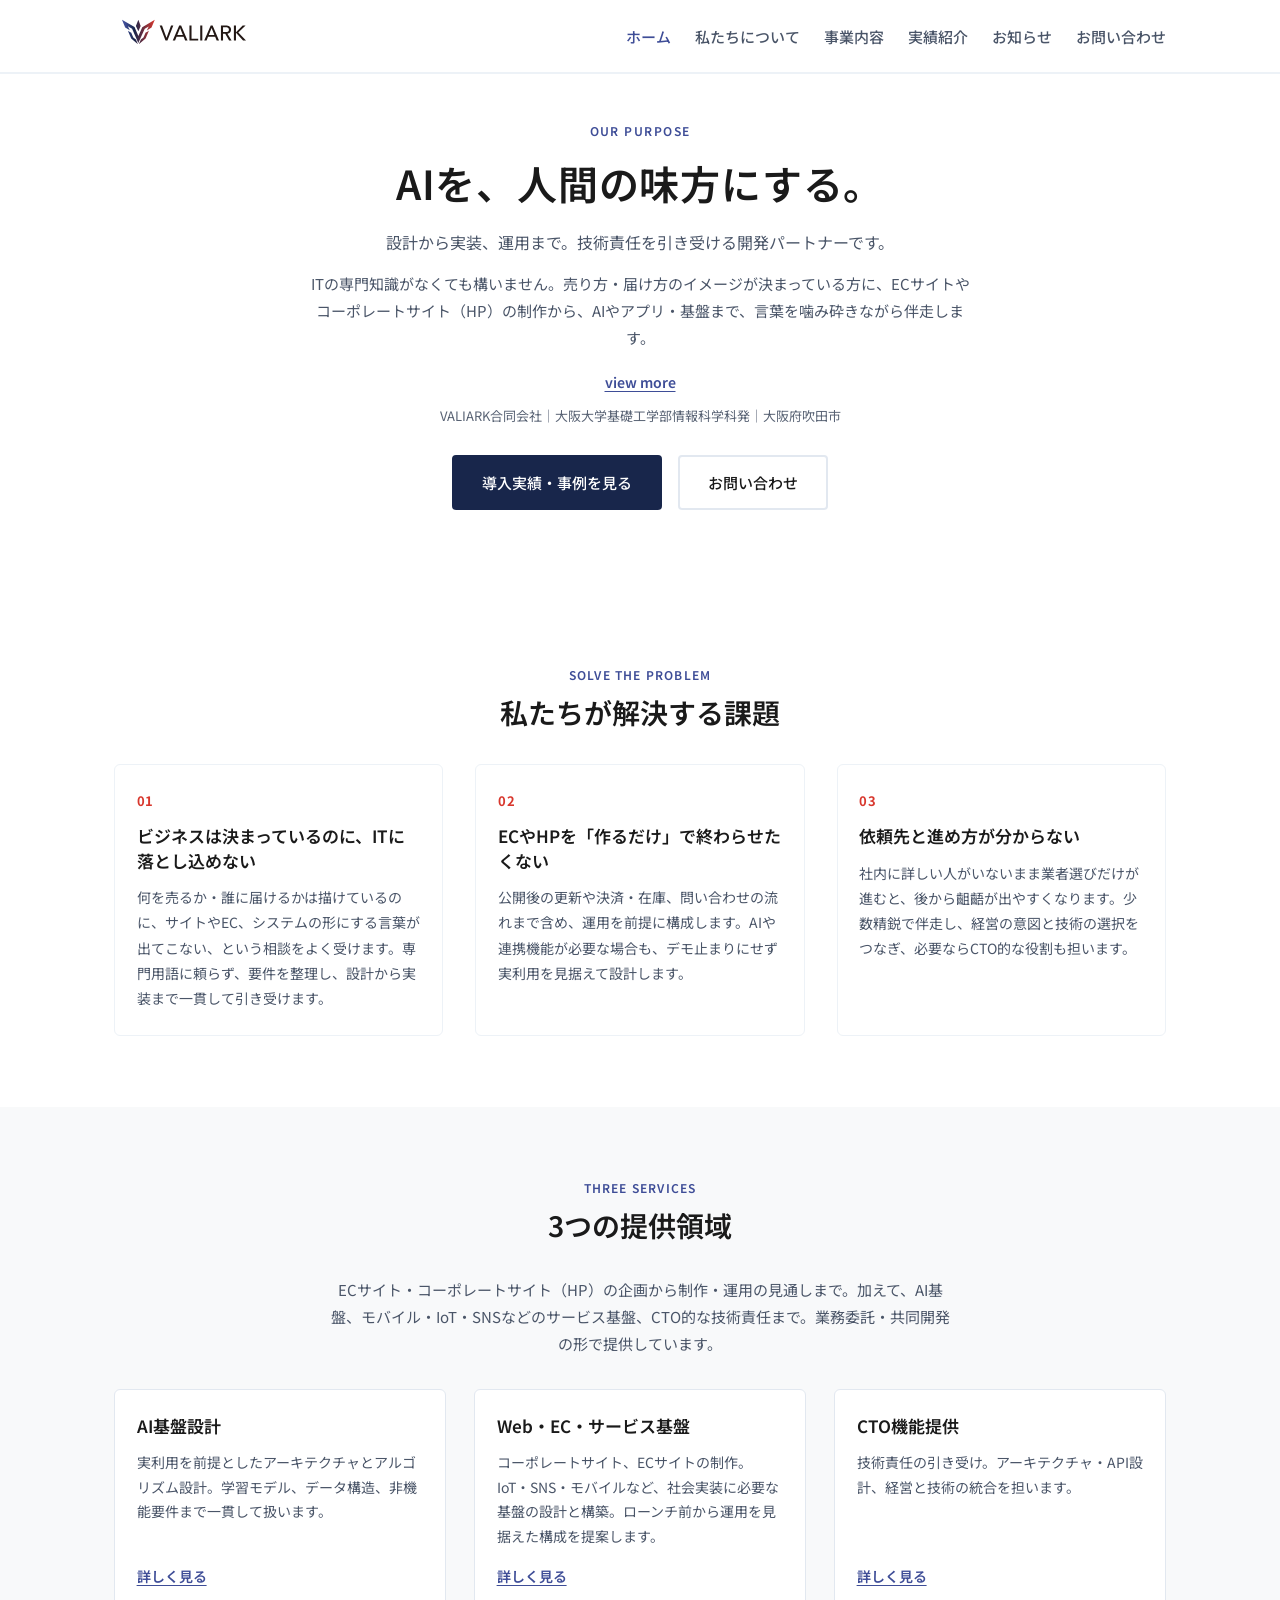
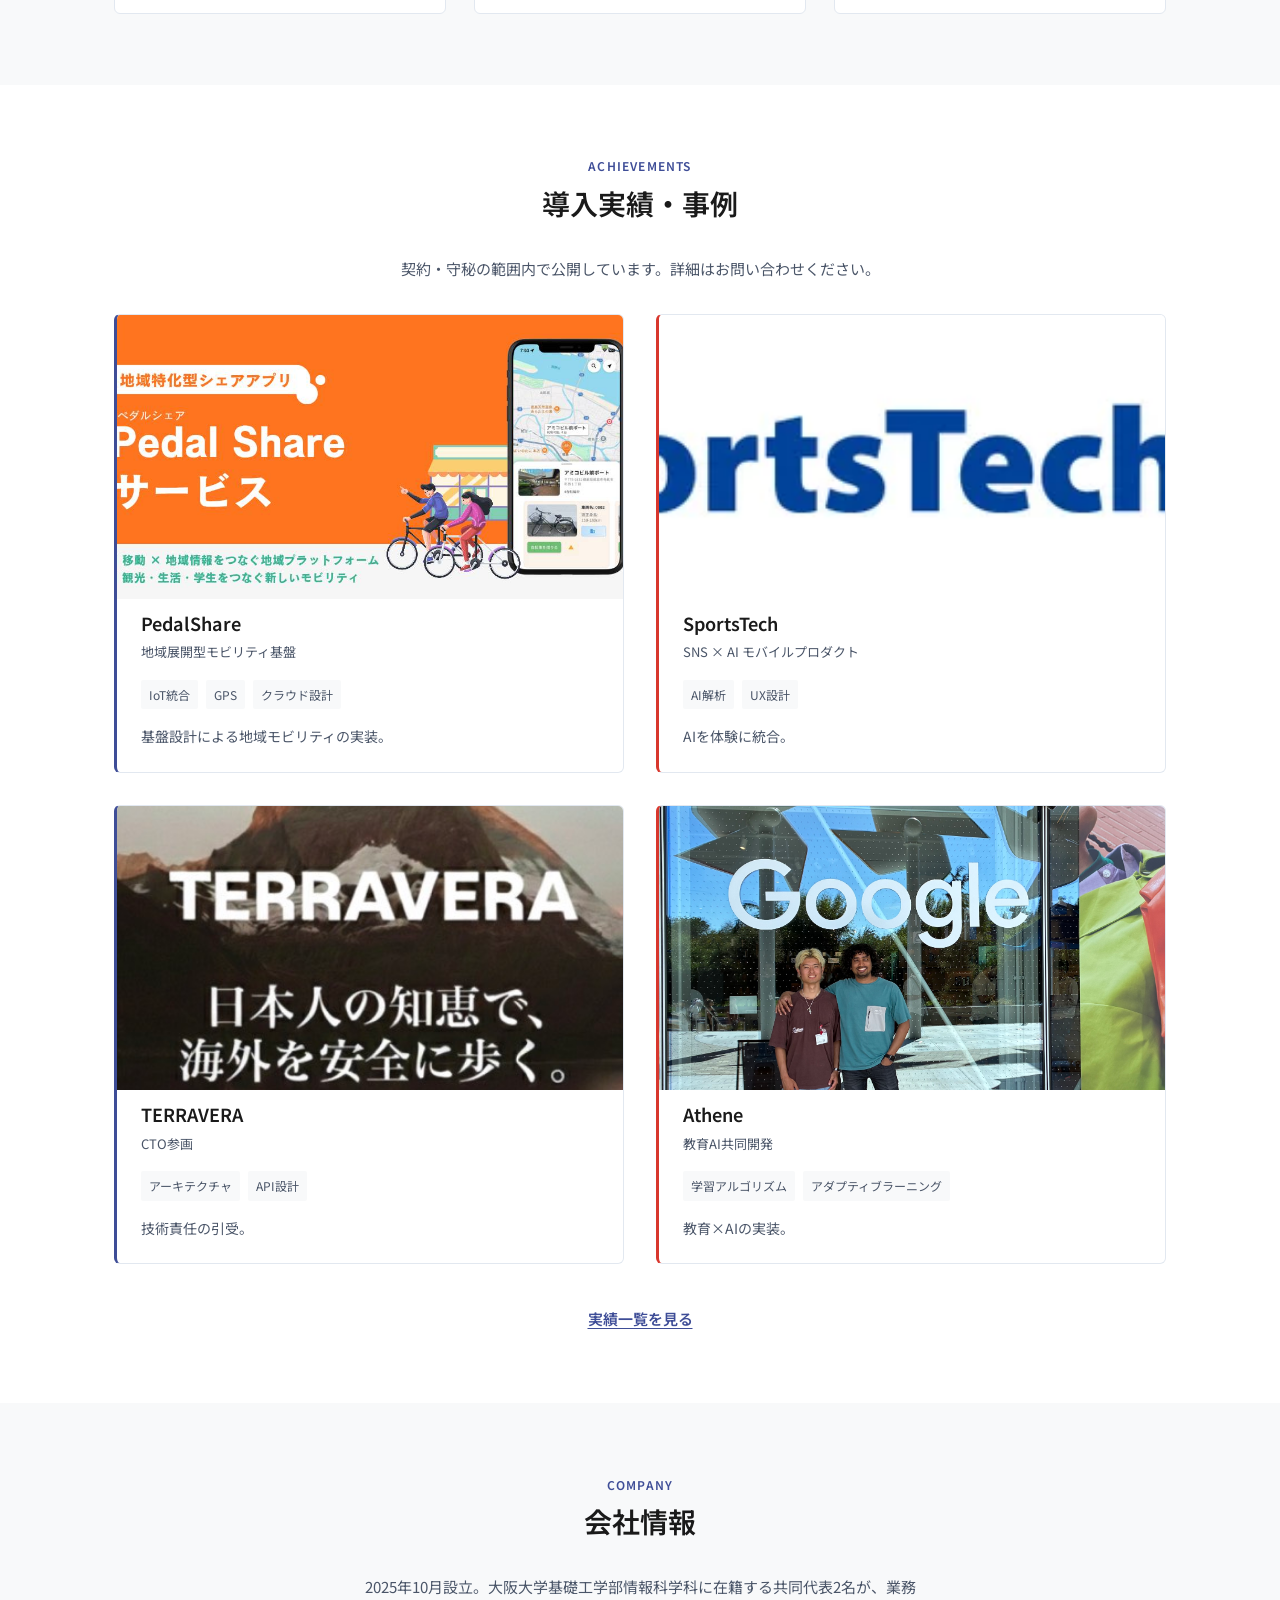
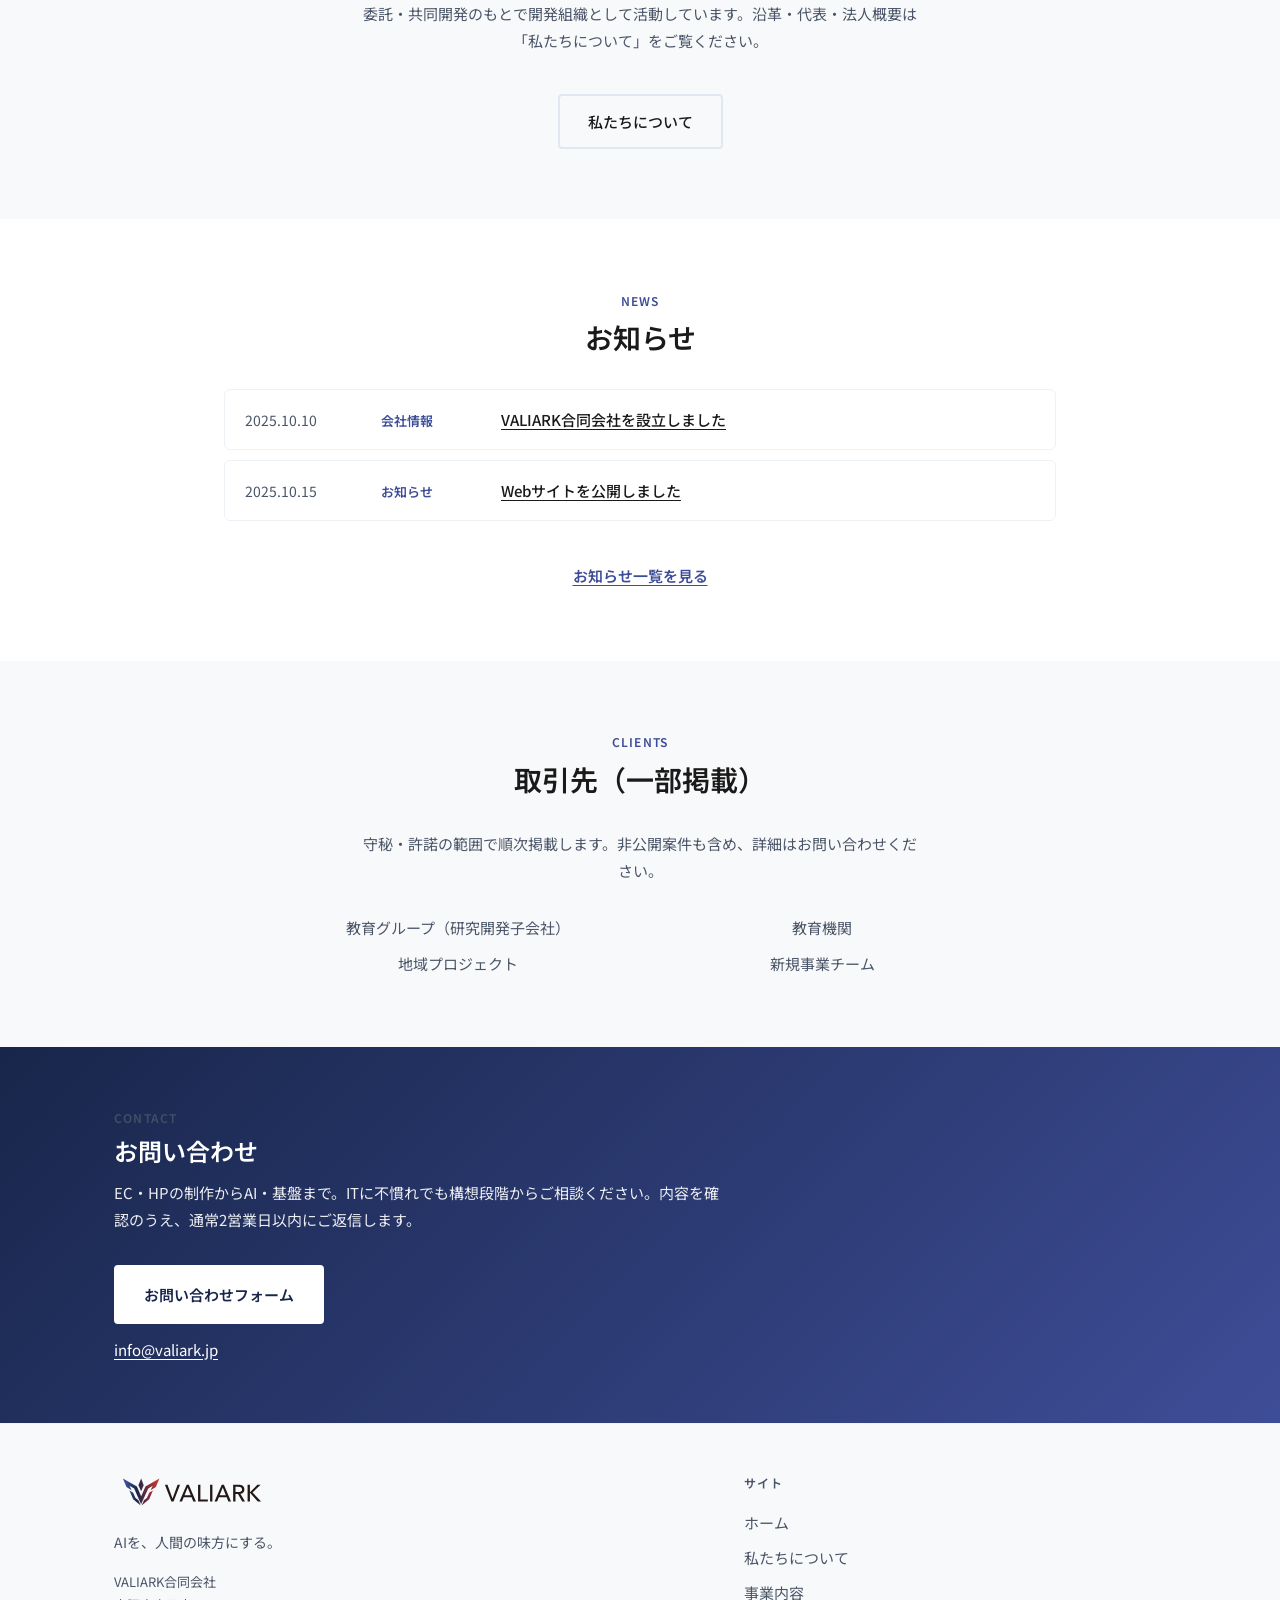
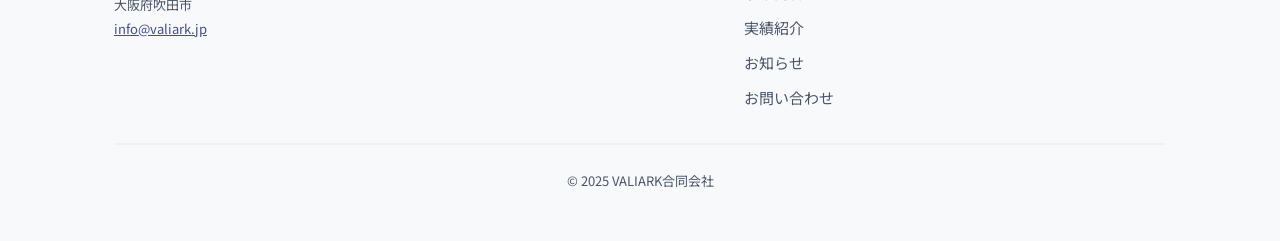
<file: index.html>
<!DOCTYPE html>
<html lang="ja">
  <head>
    <meta charset="UTF-8" />
    <meta name="viewport" content="width=device-width, initial-scale=1.0" />
    <title>VALIARK - AIを、人間の味方にする。</title>
    <meta name="description" content="VALIARK合同会社。ECサイト・コーポレートサイト制作からAI・基盤開発まで。ITに不慣れでも、ビジネスモデルが決まっている段階から伴走します。" />
    <link rel="stylesheet" href="css/style.css" />
    <link rel="preconnect" href="https://fonts.googleapis.com" />
    <link rel="preconnect" href="https://fonts.gstatic.com" crossorigin />
    <link
      href="https://fonts.googleapis.com/css2?family=Noto+Sans+JP:wght@300;400;500;600;700&display=swap"
      rel="stylesheet"
    />
  </head>
  <body class="home">
    <div id="header-container"></div>

    <!-- Purpose（ヒーロー） -->
    <section class="hero hero-light hero-corporate">
      <div class="container container--wide">
        <p class="hero-en">Our Purpose</p>
        <h1 class="hero-title">AIを、人間の味方にする。</h1>
        <p class="hero-subtitle">
          設計から実装、運用まで。<br class="sp-only" />技術責任を引き受ける開発パートナーです。
        </p>
        <p class="hero-sub-lead">
          ITの専門知識がなくても構いません。売り方・届け方のイメージが決まっている方に、ECサイトやコーポレートサイト（HP）の制作から、AIやアプリ・基盤まで、言葉を噛み砕きながら伴走します。
        </p>
        <p class="hero-more">
          <a href="about.html" class="text-more">view more</a>
        </p>
        <p class="hero-trust">
          VALIARK合同会社｜大阪大学基礎工学部情報科学科発｜大阪府吹田市
        </p>
        <div class="hero-cta">
          <a href="works.html" class="btn btn-primary">導入実績・事例を見る</a>
          <a href="contact.html" class="btn btn-outline">お問い合わせ</a>
        </div>
      </div>
    </section>

    <!-- 私たちが解決する課題 -->
    <section class="section section-corporate">
      <div class="container container--wide">
        <header class="block-head">
          <p class="block-head-en">Solve the problem</p>
          <h2 class="block-head-title">私たちが解決する課題</h2>
        </header>
        <div class="solve-grid">
          <article class="solve-card">
            <span class="solve-num" aria-hidden="true">01</span>
            <h3 class="solve-title">ビジネスは決まっているのに、ITに落とし込めない</h3>
            <p class="solve-desc">
              何を売るか・誰に届けるかは描けているのに、サイトやEC、システムの形にする言葉が出てこない、という相談をよく受けます。専門用語に頼らず、要件を整理し、設計から実装まで一貫して引き受けます。
            </p>
          </article>
          <article class="solve-card">
            <span class="solve-num" aria-hidden="true">02</span>
            <h3 class="solve-title">ECやHPを「作るだけ」で終わらせたくない</h3>
            <p class="solve-desc">
              公開後の更新や決済・在庫、問い合わせの流れまで含め、運用を前提に構成します。AIや連携機能が必要な場合も、デモ止まりにせず実利用を見据えて設計します。
            </p>
          </article>
          <article class="solve-card">
            <span class="solve-num" aria-hidden="true">03</span>
            <h3 class="solve-title">依頼先と進め方が分からない</h3>
            <p class="solve-desc">
              社内に詳しい人がいないまま業者選びだけが進むと、後から齟齬が出やすくなります。少数精鋭で伴走し、経営の意図と技術の選択をつなぎ、必要ならCTO的な役割も担います。
            </p>
          </article>
        </div>
      </div>
    </section>

    <!-- 3つの提供領域 -->
    <section class="section section-corporate bg-subtle">
      <div class="container container--wide">
        <header class="block-head">
          <p class="block-head-en">Three Services</p>
          <h2 class="block-head-title">3つの提供領域</h2>
        </header>
        <p class="block-intro">
          ECサイト・コーポレートサイト（HP）の企画から制作・運用の見通しまで。加えて、AI基盤、モバイル・IoT・SNSなどのサービス基盤、CTO的な技術責任まで。業務委託・共同開発の形で提供しています。
        </p>
        <div class="service-showcase">
          <article class="service-showcase-item">
            <h3 class="service-showcase-title">AI基盤設計</h3>
            <p class="service-showcase-desc">
              実利用を前提としたアーキテクチャとアルゴリズム設計。学習モデル、データ構造、非機能要件まで一貫して扱います。
            </p>
            <a href="services.html#service-ai" class="text-more">詳しく見る</a>
          </article>
          <article class="service-showcase-item">
            <h3 class="service-showcase-title">Web・EC・サービス基盤</h3>
            <p class="service-showcase-desc">
              コーポレートサイト、ECサイトの制作。IoT・SNS・モバイルなど、社会実装に必要な基盤の設計と構築。ローンチ前から運用を見据えた構成を提案します。
            </p>
            <a href="services.html#service-platform" class="text-more">詳しく見る</a>
          </article>
          <article class="service-showcase-item">
            <h3 class="service-showcase-title">CTO機能提供</h3>
            <p class="service-showcase-desc">
              技術責任の引き受け。アーキテクチャ・API設計、経営と技術の統合を担います。
            </p>
            <a href="services.html#service-cto" class="text-more">詳しく見る</a>
          </article>
        </div>
      </div>
    </section>

    <!-- 導入実績・事例 -->
    <section class="section section-corporate">
      <div class="container container--wide">
        <header class="block-head">
          <p class="block-head-en">Achievements</p>
          <h2 class="block-head-title">導入実績・事例</h2>
        </header>
        <p class="block-intro">
          契約・守秘の範囲内で公開しています。詳細はお問い合わせください。
        </p>
        <div class="case-grid">
          <article class="case-card">
            <div class="case-card-image">
              <img src="images/portfolio/pedalshare_banner.png" alt="PedalShare（地域特化型シェアアプリ）" />
            </div>
            <h3 class="case-name">PedalShare</h3>
            <p class="case-label">地域展開型モビリティ基盤</p>
            <ul class="case-tags">
              <li>IoT統合</li>
              <li>GPS</li>
              <li>クラウド設計</li>
            </ul>
            <p class="case-summary">基盤設計による地域モビリティの実装。</p>
          </article>
          <article class="case-card">
            <div class="case-card-image">
              <img src="images/portfolio/sportstech.webp" alt="SportsTech" />
            </div>
            <h3 class="case-name">SportsTech</h3>
            <p class="case-label">SNS × AI モバイルプロダクト</p>
            <ul class="case-tags">
              <li>AI解析</li>
              <li>UX設計</li>
            </ul>
            <p class="case-summary">AIを体験に統合。</p>
          </article>
          <article class="case-card">
            <div class="case-card-image">
              <img src="images/portfolio/terravera.jpg" alt="TERRAVERA" />
            </div>
            <h3 class="case-name">TERRAVERA</h3>
            <p class="case-label">CTO参画</p>
            <ul class="case-tags">
              <li>アーキテクチャ</li>
              <li>API設計</li>
            </ul>
            <p class="case-summary">技術責任の引受。</p>
          </article>
          <article class="case-card">
            <div class="case-card-image">
              <img src="images/portfolio/gotyan.jpg" alt="Athene" />
            </div>
            <h3 class="case-name">Athene</h3>
            <p class="case-label">教育AI共同開発</p>
            <ul class="case-tags">
              <li>学習アルゴリズム</li>
              <li>アダプティブラーニング</li>
            </ul>
            <p class="case-summary">教育×AIの実装。</p>
          </article>
        </div>
        <div class="section-cta">
          <a href="works.html" class="text-more text-more--large">実績一覧を見る</a>
        </div>
      </div>
    </section>

    <!-- 会社情報 -->
    <section class="section section-corporate bg-subtle">
      <div class="container container--wide">
        <header class="block-head">
          <p class="block-head-en">Company</p>
          <h2 class="block-head-title">会社情報</h2>
        </header>
        <p class="block-intro block-intro--narrow">
          2025年10月設立。大阪大学基礎工学部情報科学科に在籍する共同代表2名が、業務委託・共同開発のもとで開発組織として活動しています。沿革・代表・法人概要は「私たちについて」をご覧ください。
        </p>
        <div class="section-cta">
          <a href="about.html" class="btn btn-outline">私たちについて</a>
        </div>
      </div>
    </section>

    <!-- お知らせ -->
    <section class="section section-corporate">
      <div class="container container--wide">
        <header class="block-head">
          <p class="block-head-en">News</p>
          <h2 class="block-head-title">お知らせ</h2>
        </header>
        <ul class="news-list" aria-label="お知らせ一覧">
          <li class="news-item">
            <span class="news-date">2025.10.10</span>
            <span class="news-category">会社情報</span>
            <a class="news-title" href="news.html">VALIARK合同会社を設立しました</a>
          </li>
          <li class="news-item">
            <span class="news-date">2025.10.15</span>
            <span class="news-category">お知らせ</span>
            <a class="news-title" href="news.html">Webサイトを公開しました</a>
          </li>
        </ul>
        <div class="section-cta">
          <a href="news.html" class="text-more text-more--large">お知らせ一覧を見る</a>
        </div>
      </div>
    </section>

    <!-- 取引先 -->
    <section class="section section-corporate bg-subtle">
      <div class="container container--wide">
        <header class="block-head">
          <p class="block-head-en">Clients</p>
          <h2 class="block-head-title">取引先（一部掲載）</h2>
        </header>
        <p class="block-intro block-intro--narrow">
          守秘・許諾の範囲で順次掲載します。非公開案件も含め、詳細はお問い合わせください。
        </p>
        <ul class="client-list" aria-label="取引先（一部掲載）">
          <li>教育グループ（研究開発子会社）</li>
          <li>教育機関</li>
          <li>地域プロジェクト</li>
          <li>新規事業チーム</li>
        </ul>
      </div>
    </section>

    <!-- お問い合わせ（帯） -->
    <section class="contact-band">
      <div class="container container--wide">
        <div class="contact-band-inner">
          <div class="contact-band-text">
            <p class="contact-band-en">Contact</p>
            <h2 class="contact-band-title">お問い合わせ</h2>
            <p class="contact-band-lead">
              EC・HPの制作からAI・基盤まで。ITに不慣れでも構想段階からご相談ください。内容を確認のうえ、通常2営業日以内にご返信します。
            </p>
          </div>
          <div class="contact-band-actions">
            <a href="contact.html" class="btn btn-on-dark">お問い合わせフォーム</a>
            <a href="mailto:info@valiark.jp" class="contact-band-mail">info@valiark.jp</a>
          </div>
        </div>
      </div>
    </section>

    <footer class="footer footer-corporate">
      <div class="container container--wide">
        <div class="footer-grid">
          <div class="footer-brand">
            <a href="index.html" class="footer-brand-logo"
              ><img src="images/valiark.logo.svg" alt="VALIARK" class="logo"
            /></a>
            <p class="footer-tagline">AIを、人間の味方にする。</p>
            <p class="footer-address">
              VALIARK合同会社<br />
              大阪府吹田市<br />
              <a href="mailto:info@valiark.jp">info@valiark.jp</a>
            </p>
          </div>
          <div class="footer-col">
            <p class="footer-col-title">サイト</p>
            <nav class="footer-col-nav">
              <a href="index.html">ホーム</a>
              <a href="about.html">私たちについて</a>
              <a href="services.html">事業内容</a>
              <a href="works.html">実績紹介</a>
              <a href="news.html">お知らせ</a>
              <a href="contact.html">お問い合わせ</a>
            </nav>
          </div>
        </div>
        <div class="footer-bottom">
          <p class="copyright">© 2025 VALIARK合同会社</p>
        </div>
      </div>
    </footer>

    <script src="js/header.js"></script>
    <script src="js/script.js"></script>
  </body>
</html>
</file>
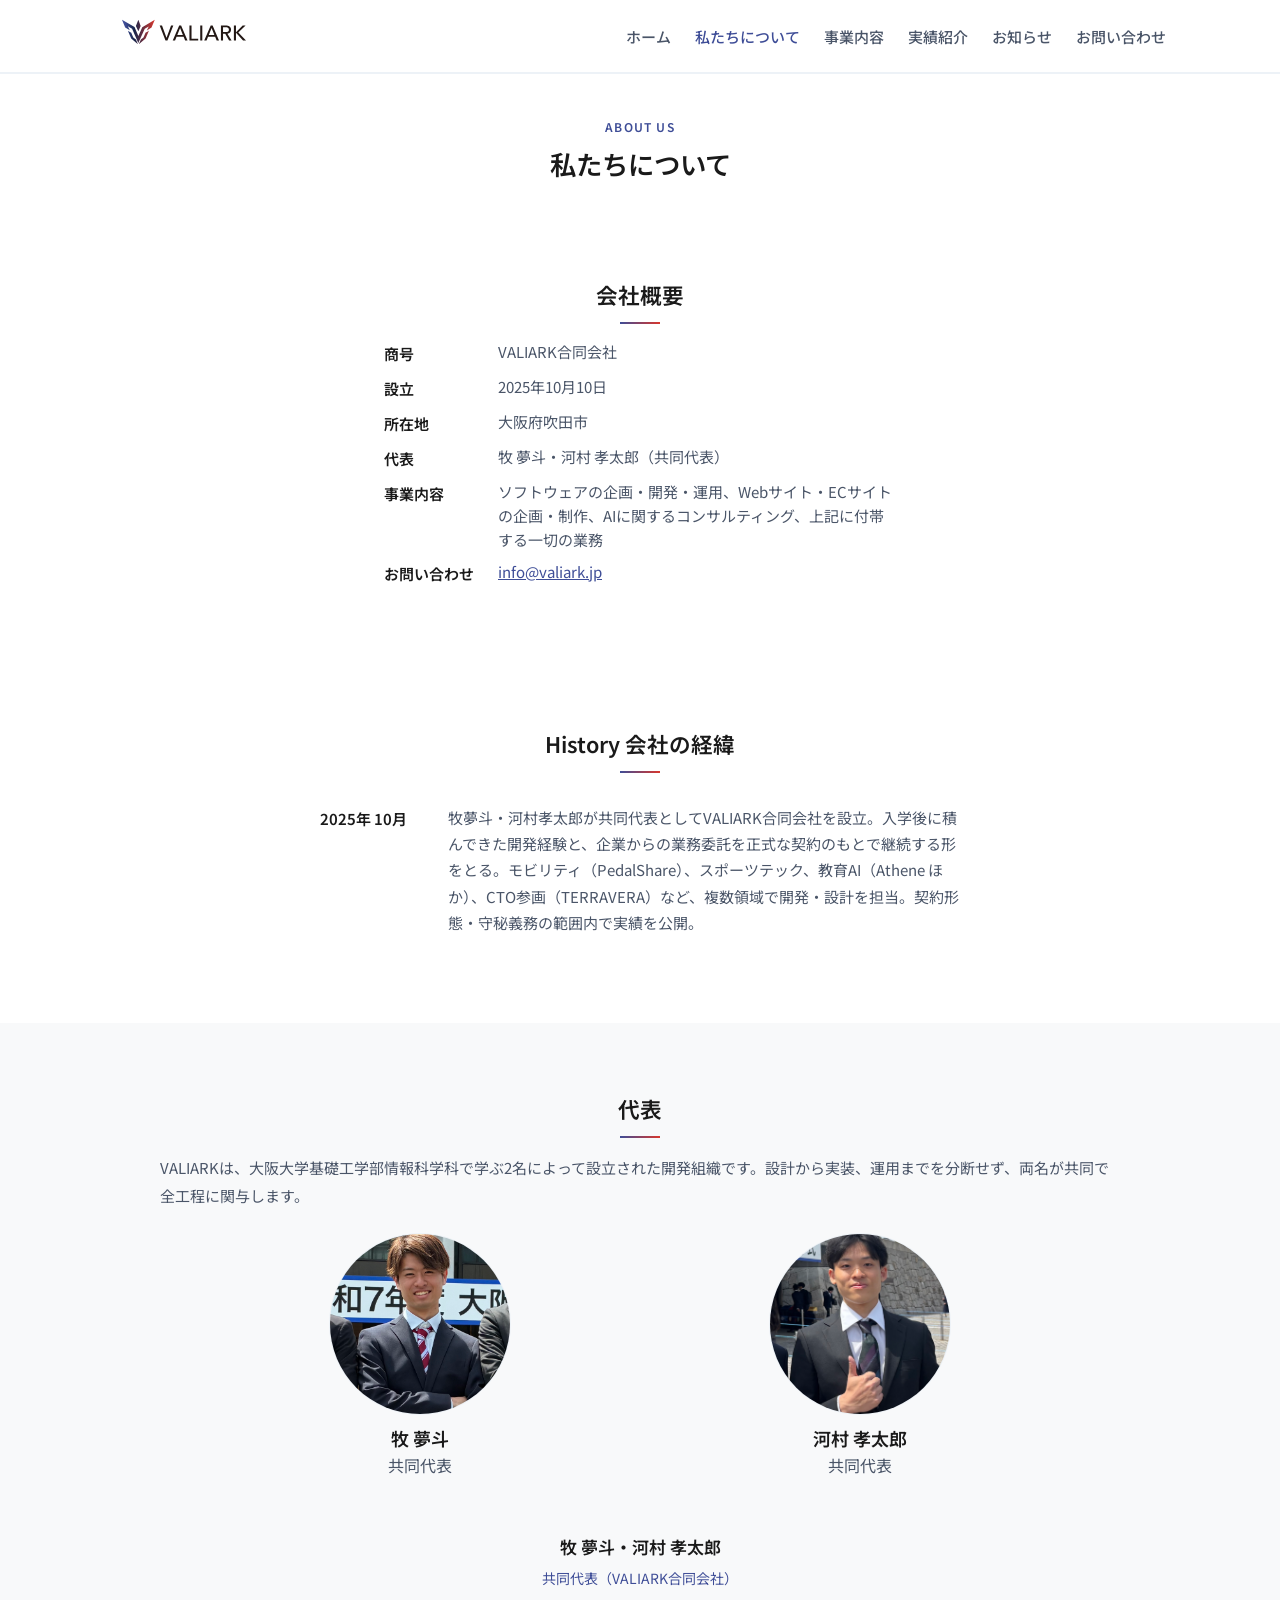
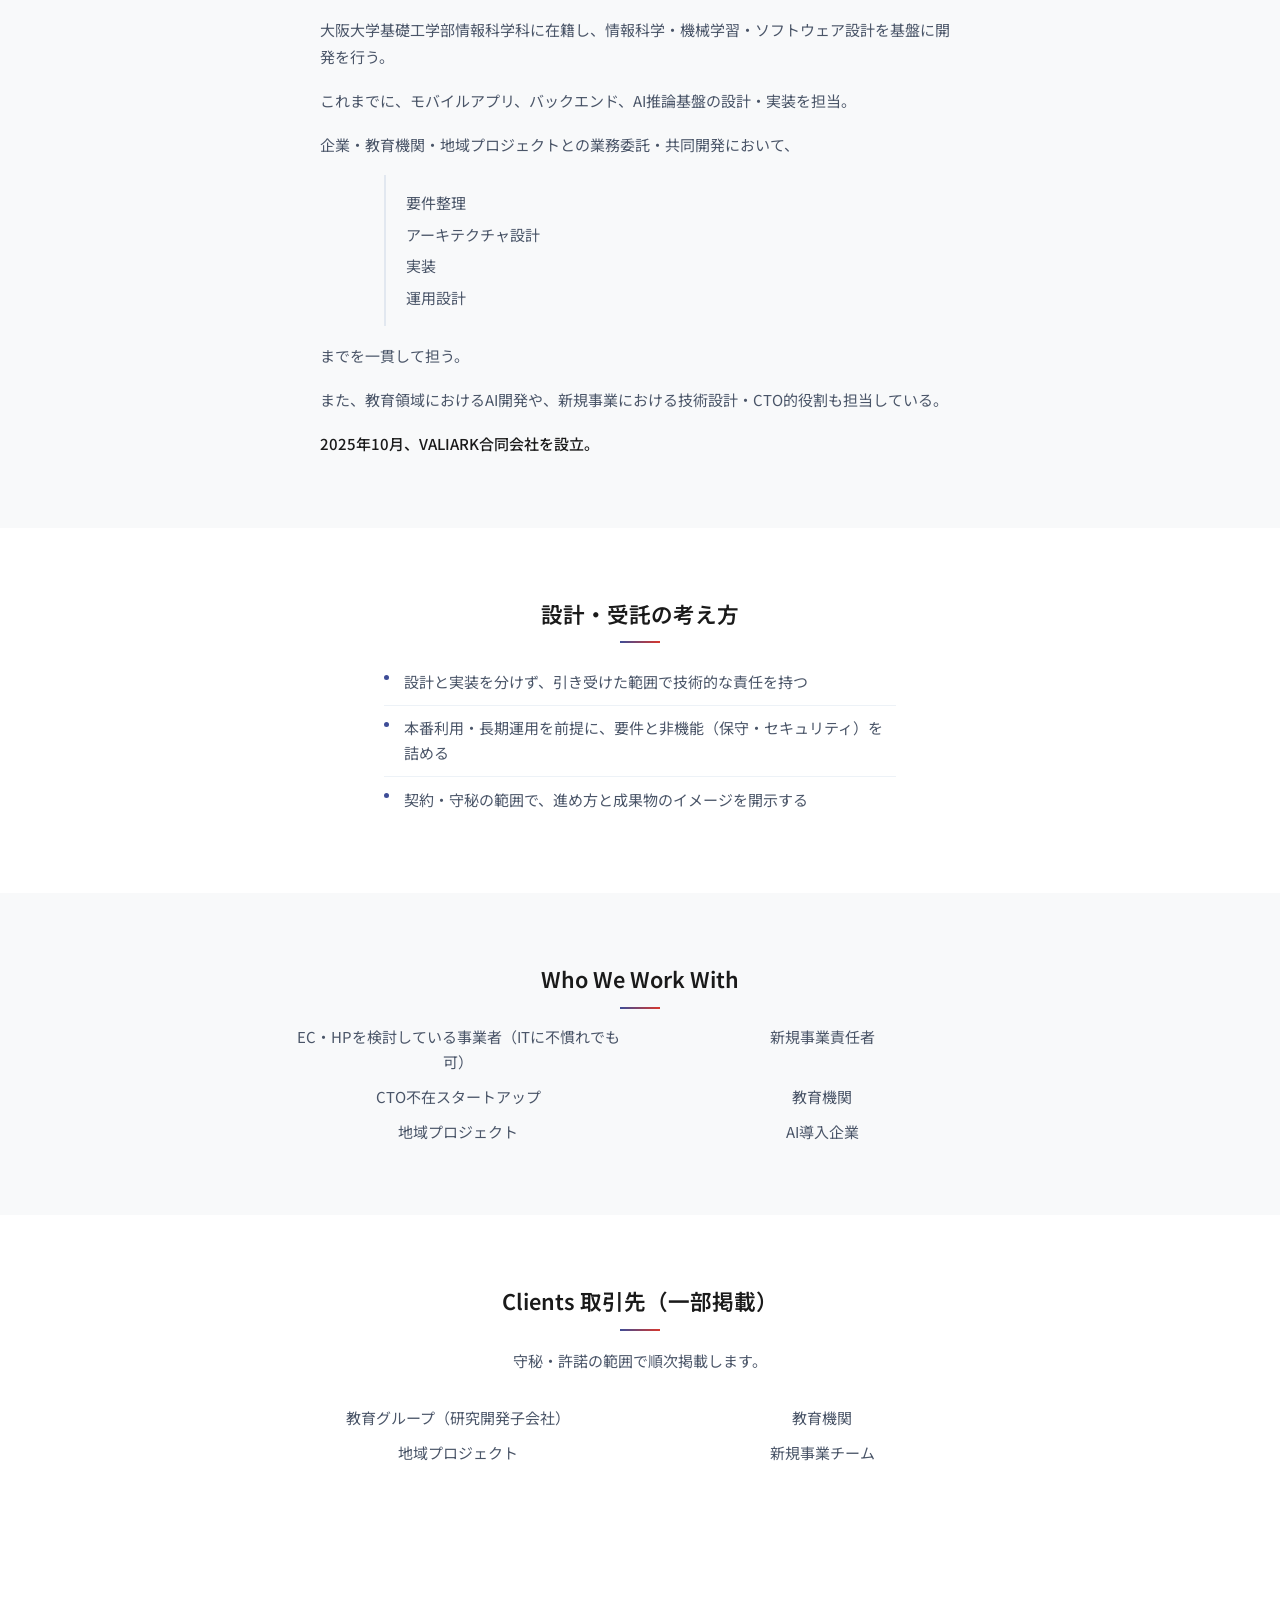
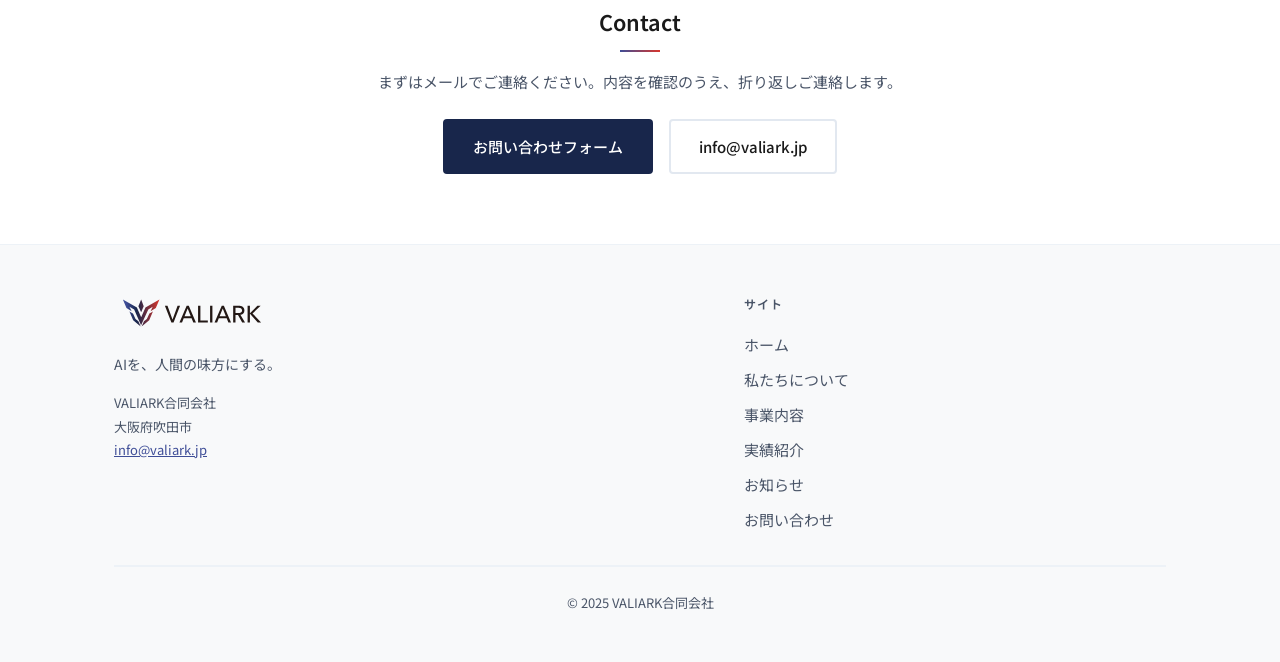
<file: about.html>
<!DOCTYPE html>
<html lang="ja">
  <head>
    <meta charset="UTF-8" />
    <meta name="viewport" content="width=device-width, initial-scale=1.0" />
    <title>私たちについて - VALIARK</title>
    <meta name="description" content="VALIARK合同会社の会社概要・代表経歴。大阪大学基礎工学部情報科学科発のAI開発組織。" />
    <link rel="stylesheet" href="css/style.css" />
    <link rel="preconnect" href="https://fonts.googleapis.com" />
    <link rel="preconnect" href="https://fonts.gstatic.com" crossorigin />
    <link
      href="https://fonts.googleapis.com/css2?family=Noto+Sans+JP:wght@300;400;500;600;700&display=swap"
      rel="stylesheet"
    />
  </head>
  <body>
    <div id="header-container"></div>

    <section class="page-header page-header-corp">
      <div class="container container--wide">
        <p class="block-head-en">About us</p>
        <h1 class="page-title">私たちについて</h1>
      </div>
    </section>

    <section class="section">
      <div class="container">
        <h2 class="section-title">会社概要</h2>
        <dl class="company-facts">
          <dt>商号</dt>
          <dd>VALIARK合同会社</dd>
          <dt>設立</dt>
          <dd>2025年10月10日</dd>
          <dt>所在地</dt>
          <dd>大阪府吹田市</dd>
          <dt>代表</dt>
          <dd>牧 夢斗・河村 孝太郎（共同代表）</dd>
          <dt>事業内容</dt>
          <dd>ソフトウェアの企画・開発・運用、Webサイト・ECサイトの企画・制作、AIに関するコンサルティング、上記に付帯する一切の業務</dd>
          <dt>お問い合わせ</dt>
          <dd><a href="mailto:info@valiark.jp">info@valiark.jp</a></dd>
        </dl>
      </div>
    </section>

    <section class="section">
      <div class="container">
        <h2 class="section-title">History 会社の経緯</h2>
        <div class="history-table-wrap">
          <table class="history-table" aria-label="沿革">
            <tbody>
              <tr>
                <th scope="row">2025年 10月</th>
                <td>牧夢斗・河村孝太郎が共同代表としてVALIARK合同会社を設立。入学後に積んできた開発経験と、企業からの業務委託を正式な契約のもとで継続する形をとる。モビリティ（PedalShare）、スポーツテック、教育AI（Athene ほか）、CTO参画（TERRAVERA）など、複数領域で開発・設計を担当。契約形態・守秘義務の範囲内で実績を公開。</td>
              </tr>
            </tbody>
          </table>
        </div>
      </div>
    </section>

    <section class="section bg-subtle">
      <div class="container container--wide">
        <h2 class="section-title">代表</h2>
        <div class="representatives">
          <p class="representatives-lead">
            VALIARKは、大阪大学基礎工学部情報科学科で学ぶ2名によって設立された開発組織です。設計から実装、運用までを分断せず、両名が共同で全工程に関与します。
          </p>
          <div class="representatives-grid">
            <article class="representative-card">
              <figure class="representative-figure">
                <img src="images/portfolio/maki.jpg" alt="牧 夢斗" width="563" height="742" loading="lazy" />
              </figure>
              <h3 class="representative-name">牧 夢斗</h3>
              <p class="representative-role">共同代表</p>
            </article>
            <article class="representative-card">
              <figure class="representative-figure">
                <img src="images/portfolio/kawamura.jpg" alt="河村 孝太郎" width="757" height="983" loading="lazy" />
              </figure>
              <h3 class="representative-name">河村 孝太郎</h3>
              <p class="representative-role">共同代表</p>
            </article>
          </div>
          <p class="representatives-names">牧 夢斗・河村 孝太郎</p>
          <p class="representatives-role">共同代表（VALIARK合同会社）</p>
          <div class="representatives-body">
            <p>
              大阪大学基礎工学部情報科学科に在籍し、情報科学・機械学習・ソフトウェア設計を基盤に開発を行う。
            </p>
            <p>
              これまでに、モバイルアプリ、バックエンド、AI推論基盤の設計・実装を担当。
            </p>
            <p>企業・教育機関・地域プロジェクトとの業務委託・共同開発において、</p>
            <ul class="representatives-process">
              <li>要件整理</li>
              <li>アーキテクチャ設計</li>
              <li>実装</li>
              <li>運用設計</li>
            </ul>
            <p class="representatives-after-list">までを一貫して担う。</p>
            <p>
              また、教育領域におけるAI開発や、新規事業における技術設計・CTO的役割も担当している。
            </p>
            <p class="representatives-founded">
              2025年10月、VALIARK合同会社を設立。
            </p>
          </div>
        </div>
      </div>
    </section>

    <section class="section">
      <div class="container">
        <h2 class="section-title">設計・受託の考え方</h2>
        <ul class="principles-list">
          <li>設計と実装を分けず、引き受けた範囲で技術的な責任を持つ</li>
          <li>本番利用・長期運用を前提に、要件と非機能（保守・セキュリティ）を詰める</li>
          <li>契約・守秘の範囲で、進め方と成果物のイメージを開示する</li>
        </ul>
      </div>
    </section>

    <section class="section bg-subtle">
      <div class="container">
        <h2 class="section-title">Who We Work With</h2>
        <ul class="client-list">
          <li>EC・HPを検討している事業者（ITに不慣れでも可）</li>
          <li>新規事業責任者</li>
          <li>CTO不在スタートアップ</li>
          <li>教育機関</li>
          <li>地域プロジェクト</li>
          <li>AI導入企業</li>
        </ul>
      </div>
    </section>

    <section class="section">
      <div class="container">
        <h2 class="section-title">Clients 取引先（一部掲載）</h2>
        <p class="section-lead">守秘・許諾の範囲で順次掲載します。</p>
        <ul class="client-list">
          <li>教育グループ（研究開発子会社）</li>
          <li>教育機関</li>
          <li>地域プロジェクト</li>
          <li>新規事業チーム</li>
        </ul>
      </div>
    </section>

    <section class="section contact-cta">
      <div class="container">
        <h2 class="section-title">Contact</h2>
        <p class="section-lead">まずはメールでご連絡ください。内容を確認のうえ、折り返しご連絡します。</p>
        <div class="cta-buttons">
          <a href="contact.html" class="btn btn-primary">お問い合わせフォーム</a>
          <a href="mailto:info@valiark.jp" class="btn btn-outline">info@valiark.jp</a>
        </div>
      </div>
    </section>

    <footer class="footer footer-corporate">
      <div class="container container--wide">
        <div class="footer-grid">
          <div class="footer-brand">
            <a href="index.html" class="footer-brand-logo"
              ><img src="images/valiark.logo.svg" alt="VALIARK" class="logo"
            /></a>
            <p class="footer-tagline">AIを、人間の味方にする。</p>
            <p class="footer-address">
              VALIARK合同会社<br />
              大阪府吹田市<br />
              <a href="mailto:info@valiark.jp">info@valiark.jp</a>
            </p>
          </div>
          <div class="footer-col">
            <p class="footer-col-title">サイト</p>
            <nav class="footer-col-nav">
              <a href="index.html">ホーム</a>
              <a href="about.html">私たちについて</a>
              <a href="services.html">事業内容</a>
              <a href="works.html">実績紹介</a>
              <a href="news.html">お知らせ</a>
              <a href="contact.html">お問い合わせ</a>
            </nav>
          </div>
        </div>
        <div class="footer-bottom">
          <p class="copyright">© 2025 VALIARK合同会社</p>
        </div>
      </div>
    </footer>

    <script src="js/header.js"></script>
    <script src="js/script.js"></script>
  </body>
</html>
</file>
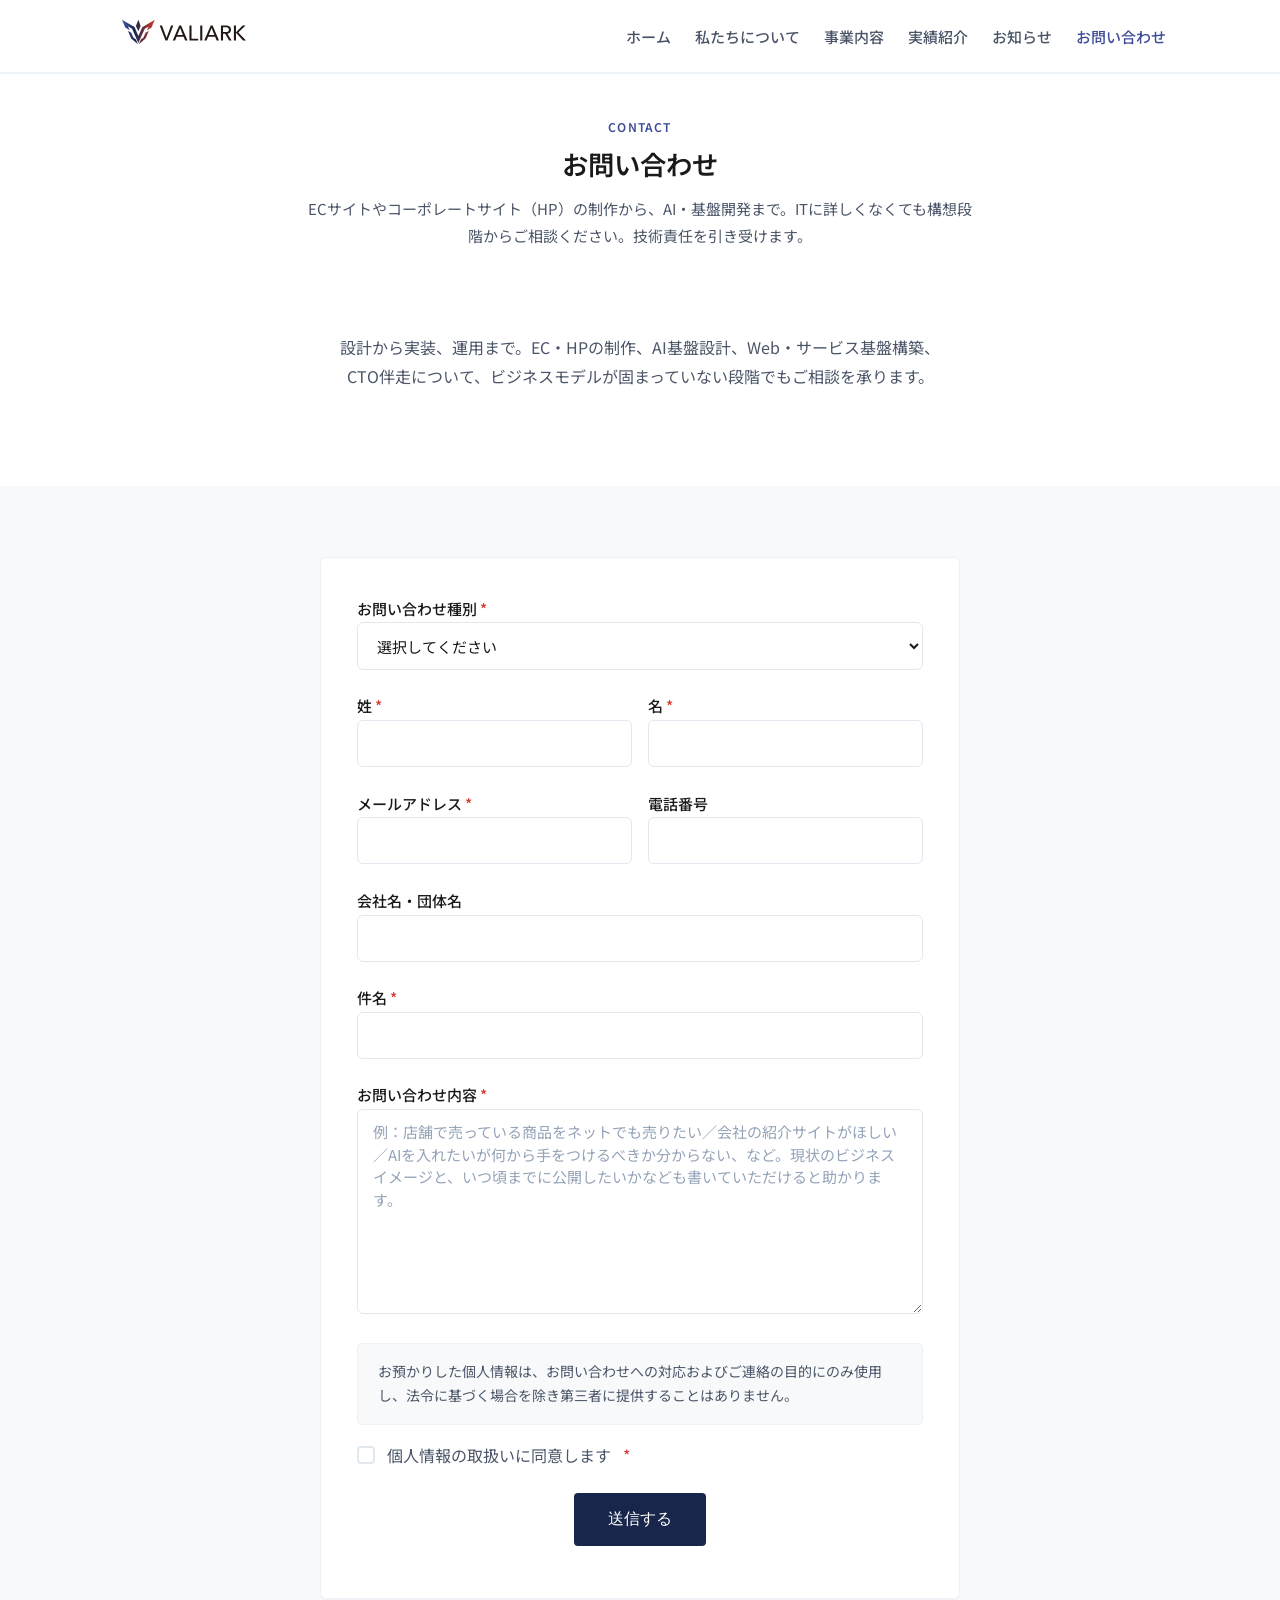
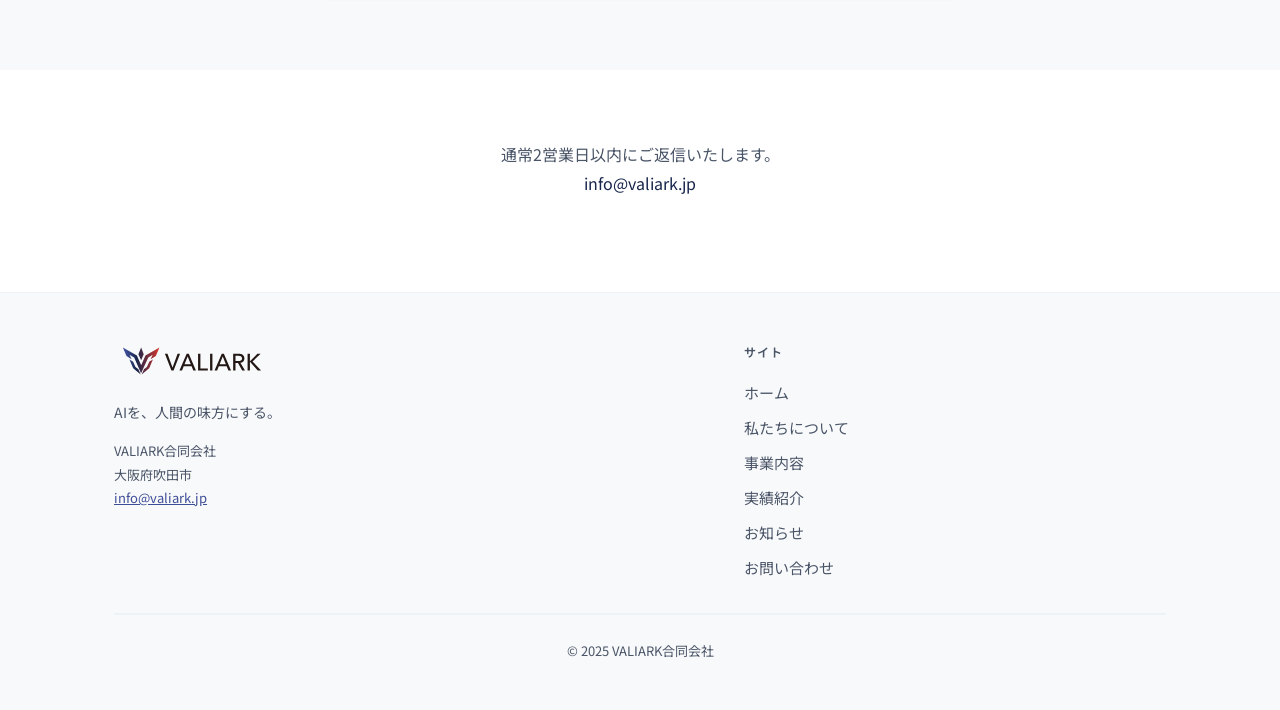
<file: contact.html>
<!DOCTYPE html>
<html lang="ja">
  <head>
    <meta charset="UTF-8" />
    <meta name="viewport" content="width=device-width, initial-scale=1.0" />
    <title>お問い合わせ - VALIARK</title>
    <meta name="description" content="EC・HP制作、AI・基盤開発のご相談。ITに不慣れでも構想段階から。VALIARKへのお問い合わせはこちら。" />
    <link rel="stylesheet" href="css/style.css" />
    <link rel="preconnect" href="https://fonts.googleapis.com" />
    <link rel="preconnect" href="https://fonts.gstatic.com" crossorigin />
    <link
      href="https://fonts.googleapis.com/css2?family=Noto+Sans+JP:wght@300;400;500;600;700&display=swap"
      rel="stylesheet"
    />
  </head>
  <body>
    <div id="header-container"></div>

    <section class="page-header page-header-corp">
      <div class="container container--wide">
        <p class="block-head-en">Contact</p>
        <h1 class="page-title">お問い合わせ</h1>
        <p class="page-philosophy">
          ECサイトやコーポレートサイト（HP）の制作から、AI・基盤開発まで。ITに詳しくなくても構想段階からご相談ください。技術責任を引き受けます。
        </p>
      </div>
    </section>

    <section class="section">
      <div class="container">
        <p class="section-text large">
          設計から実装、運用まで。EC・HPの制作、AI基盤設計、Web・サービス基盤構築、CTO伴走について、ビジネスモデルが固まっていない段階でもご相談を承ります。
        </p>
      </div>
    </section>

    <section class="section bg-subtle">
      <div class="container">
        <div class="contact-form-container">
          <form
            class="contact-form"
            id="contactForm"
            action="https://formspree.io/f/mvgveqnq"
            method="POST"
          >
            <div class="form-group">
              <label for="inquiryType" class="form-label">お問い合わせ種別 <span class="required">*</span></label>
              <select id="inquiryType" name="inquiryType" class="form-select" required>
                <option value="">選択してください</option>
                <option value="web-ec">ECサイト・Webサイト（HP）の制作相談</option>
                <option value="ai-development">AI開発・基盤設計の相談</option>
                <option value="cto-advisory">CTO機能・技術アドバイザリー</option>
                <option value="education">教育機関・地域プロジェクト</option>
                <option value="other">その他</option>
              </select>
            </div>

            <div class="form-row">
              <div class="form-group">
                <label for="lastName" class="form-label">姓 <span class="required">*</span></label>
                <input type="text" id="lastName" name="lastName" class="form-input" required />
              </div>
              <div class="form-group">
                <label for="firstName" class="form-label">名 <span class="required">*</span></label>
                <input type="text" id="firstName" name="firstName" class="form-input" required />
              </div>
            </div>

            <div class="form-row">
              <div class="form-group">
                <label for="email" class="form-label">メールアドレス <span class="required">*</span></label>
                <input type="email" id="email" name="email" class="form-input" required />
              </div>
              <div class="form-group">
                <label for="phone" class="form-label">電話番号</label>
                <input type="tel" id="phone" name="phone" class="form-input" />
              </div>
            </div>

            <div class="form-group">
              <label for="company" class="form-label">会社名・団体名</label>
              <input type="text" id="company" name="company" class="form-input" />
            </div>

            <div class="form-group">
              <label for="subject" class="form-label">件名 <span class="required">*</span></label>
              <input type="text" id="subject" name="subject" class="form-input" required />
            </div>

            <div class="form-group">
              <label for="message" class="form-label">お問い合わせ内容 <span class="required">*</span></label>
              <textarea
                id="message"
                name="message"
                class="form-textarea"
                rows="8"
                required
                placeholder="例：店舗で売っている商品をネットでも売りたい／会社の紹介サイトがほしい／AIを入れたいが何から手をつけるべきか分からない、など。現状のビジネスイメージと、いつ頃までに公開したいかなども書いていただけると助かります。"
              ></textarea>
            </div>

            <div class="form-group">
              <div class="privacy-summary">
                <p>お預かりした個人情報は、お問い合わせへの対応およびご連絡の目的にのみ使用し、法令に基づく場合を除き第三者に提供することはありません。</p>
              </div>
              <label class="checkbox-label">
                <input type="checkbox" name="privacy" required />
                <span class="checkbox-custom"></span>
                個人情報の取扱いに同意します <span class="required">*</span>
              </label>
            </div>

            <input type="text" name="_gotcha" style="position:absolute;left:-9999px;width:1px;height:1px" tabindex="-1" autocomplete="off" />

            <div class="form-submit">
              <button type="submit" class="btn btn-primary btn-large" id="submitButton">送信する</button>
            </div>
            <p id="formStatus" class="form-status"></p>
          </form>
        </div>
      </div>
    </section>

    <section class="section">
      <div class="container">
        <p class="section-text" style="text-align:center">
          通常2営業日以内にご返信いたします。<br />
          <a href="mailto:info@valiark.jp" style="color:var(--color-accent)">info@valiark.jp</a>
        </p>
      </div>
    </section>

    <footer class="footer footer-corporate">
      <div class="container container--wide">
        <div class="footer-grid">
          <div class="footer-brand">
            <a href="index.html" class="footer-brand-logo"
              ><img src="images/valiark.logo.svg" alt="VALIARK" class="logo"
            /></a>
            <p class="footer-tagline">AIを、人間の味方にする。</p>
            <p class="footer-address">
              VALIARK合同会社<br />
              大阪府吹田市<br />
              <a href="mailto:info@valiark.jp">info@valiark.jp</a>
            </p>
          </div>
          <div class="footer-col">
            <p class="footer-col-title">サイト</p>
            <nav class="footer-col-nav">
              <a href="index.html">ホーム</a>
              <a href="about.html">私たちについて</a>
              <a href="services.html">事業内容</a>
              <a href="works.html">実績紹介</a>
              <a href="news.html">お知らせ</a>
              <a href="contact.html">お問い合わせ</a>
            </nav>
          </div>
        </div>
        <div class="footer-bottom">
          <p class="copyright">© 2025 VALIARK合同会社</p>
        </div>
      </div>
    </footer>

    <script src="js/header.js"></script>
    <script src="js/script.js"></script>
  </body>
</html>
</file>
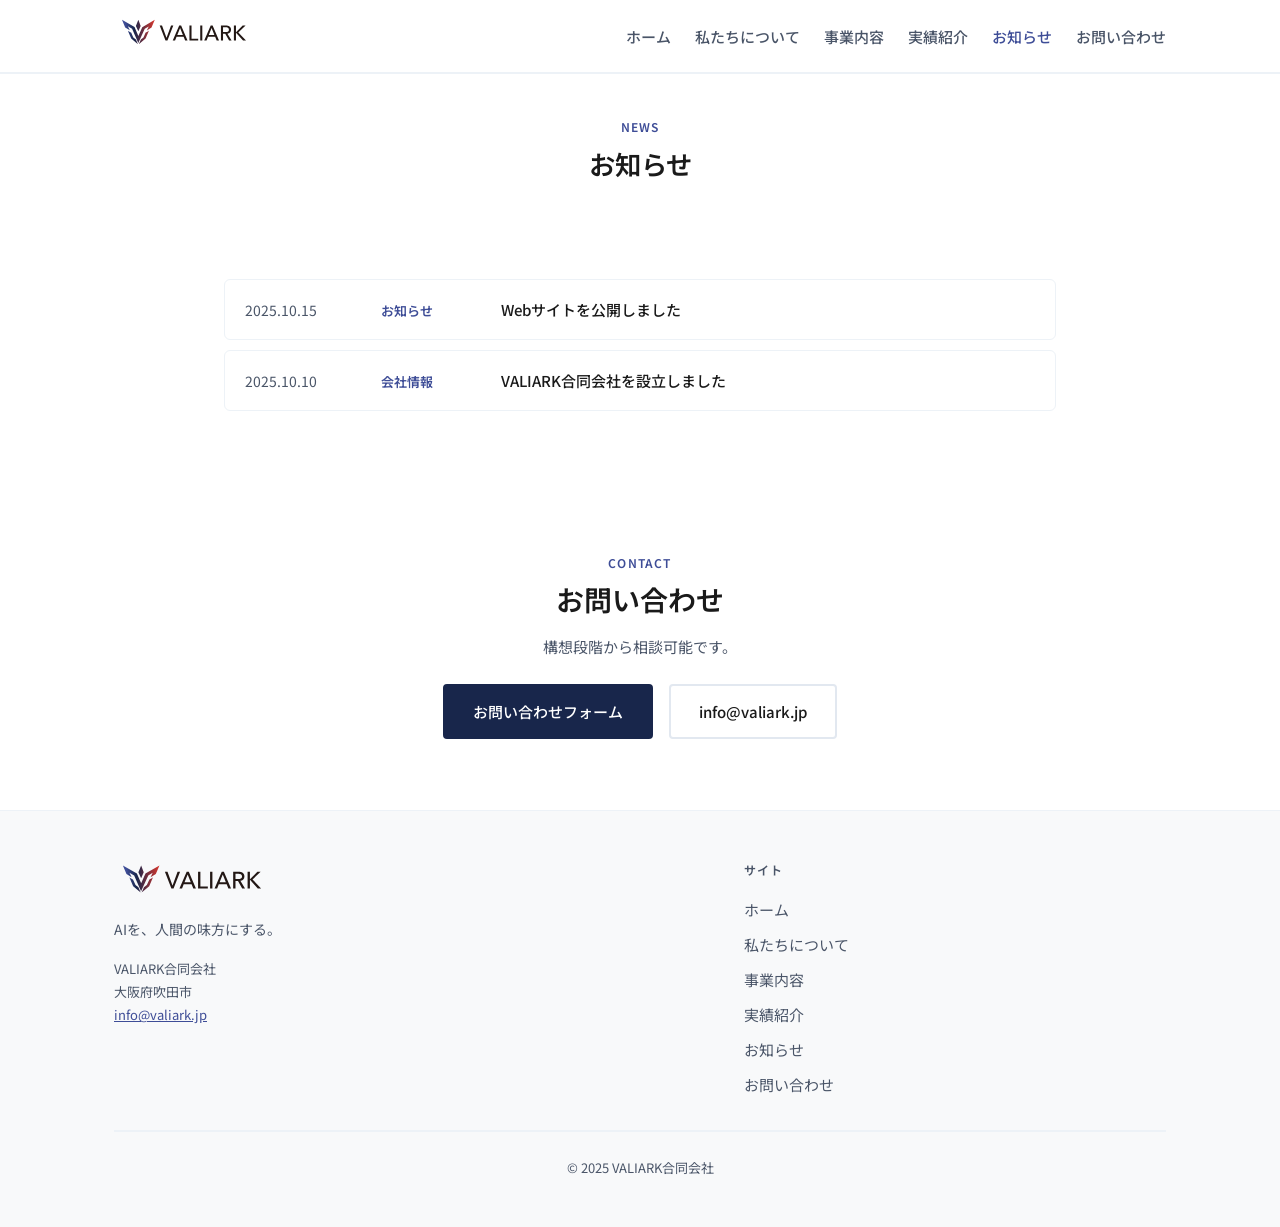
<file: news.html>
<!DOCTYPE html>
<html lang="ja">
  <head>
    <meta charset="UTF-8" />
    <meta name="viewport" content="width=device-width, initial-scale=1.0" />
    <title>お知らせ - VALIARK</title>
    <meta name="description" content="VALIARK合同会社のお知らせ一覧。" />
    <link rel="stylesheet" href="css/style.css" />
    <link rel="preconnect" href="https://fonts.googleapis.com" />
    <link rel="preconnect" href="https://fonts.gstatic.com" crossorigin />
    <link
      href="https://fonts.googleapis.com/css2?family=Noto+Sans+JP:wght@300;400;500;600;700&display=swap"
      rel="stylesheet"
    />
  </head>
  <body>
    <div id="header-container"></div>

    <section class="page-header page-header-corp">
      <div class="container container--wide">
        <p class="block-head-en">News</p>
        <h1 class="page-title">お知らせ</h1>
      </div>
    </section>

    <section class="section section-corporate">
      <div class="container container--wide">
        <ul class="news-list news-list--page" aria-label="お知らせ一覧">
          <li class="news-item">
            <span class="news-date">2025.10.15</span>
            <span class="news-category">お知らせ</span>
            <span class="news-title">Webサイトを公開しました</span>
          </li>
          <li class="news-item">
            <span class="news-date">2025.10.10</span>
            <span class="news-category">会社情報</span>
            <span class="news-title">VALIARK合同会社を設立しました</span>
          </li>
        </ul>
      </div>
    </section>

    <section class="section contact-cta">
      <div class="container container--wide">
        <header class="block-head">
          <p class="block-head-en">Contact</p>
          <h2 class="block-head-title">お問い合わせ</h2>
        </header>
        <p class="section-lead">構想段階から相談可能です。</p>
        <div class="cta-buttons">
          <a href="contact.html" class="btn btn-primary">お問い合わせフォーム</a>
          <a href="mailto:info@valiark.jp" class="btn btn-outline">info@valiark.jp</a>
        </div>
      </div>
    </section>

    <footer class="footer footer-corporate">
      <div class="container container--wide">
        <div class="footer-grid">
          <div class="footer-brand">
            <a href="index.html" class="footer-brand-logo"
              ><img src="images/valiark.logo.svg" alt="VALIARK" class="logo"
            /></a>
            <p class="footer-tagline">AIを、人間の味方にする。</p>
            <p class="footer-address">
              VALIARK合同会社<br />
              大阪府吹田市<br />
              <a href="mailto:info@valiark.jp">info@valiark.jp</a>
            </p>
          </div>
          <div class="footer-col">
            <p class="footer-col-title">サイト</p>
            <nav class="footer-col-nav">
              <a href="index.html">ホーム</a>
              <a href="about.html">私たちについて</a>
              <a href="services.html">事業内容</a>
              <a href="works.html">実績紹介</a>
              <a href="news.html">お知らせ</a>
              <a href="contact.html">お問い合わせ</a>
            </nav>
          </div>
        </div>
        <div class="footer-bottom">
          <p class="copyright">© 2025 VALIARK合同会社</p>
        </div>
      </div>
    </footer>

    <script src="js/header.js"></script>
    <script src="js/script.js"></script>
  </body>
</html>
</file>
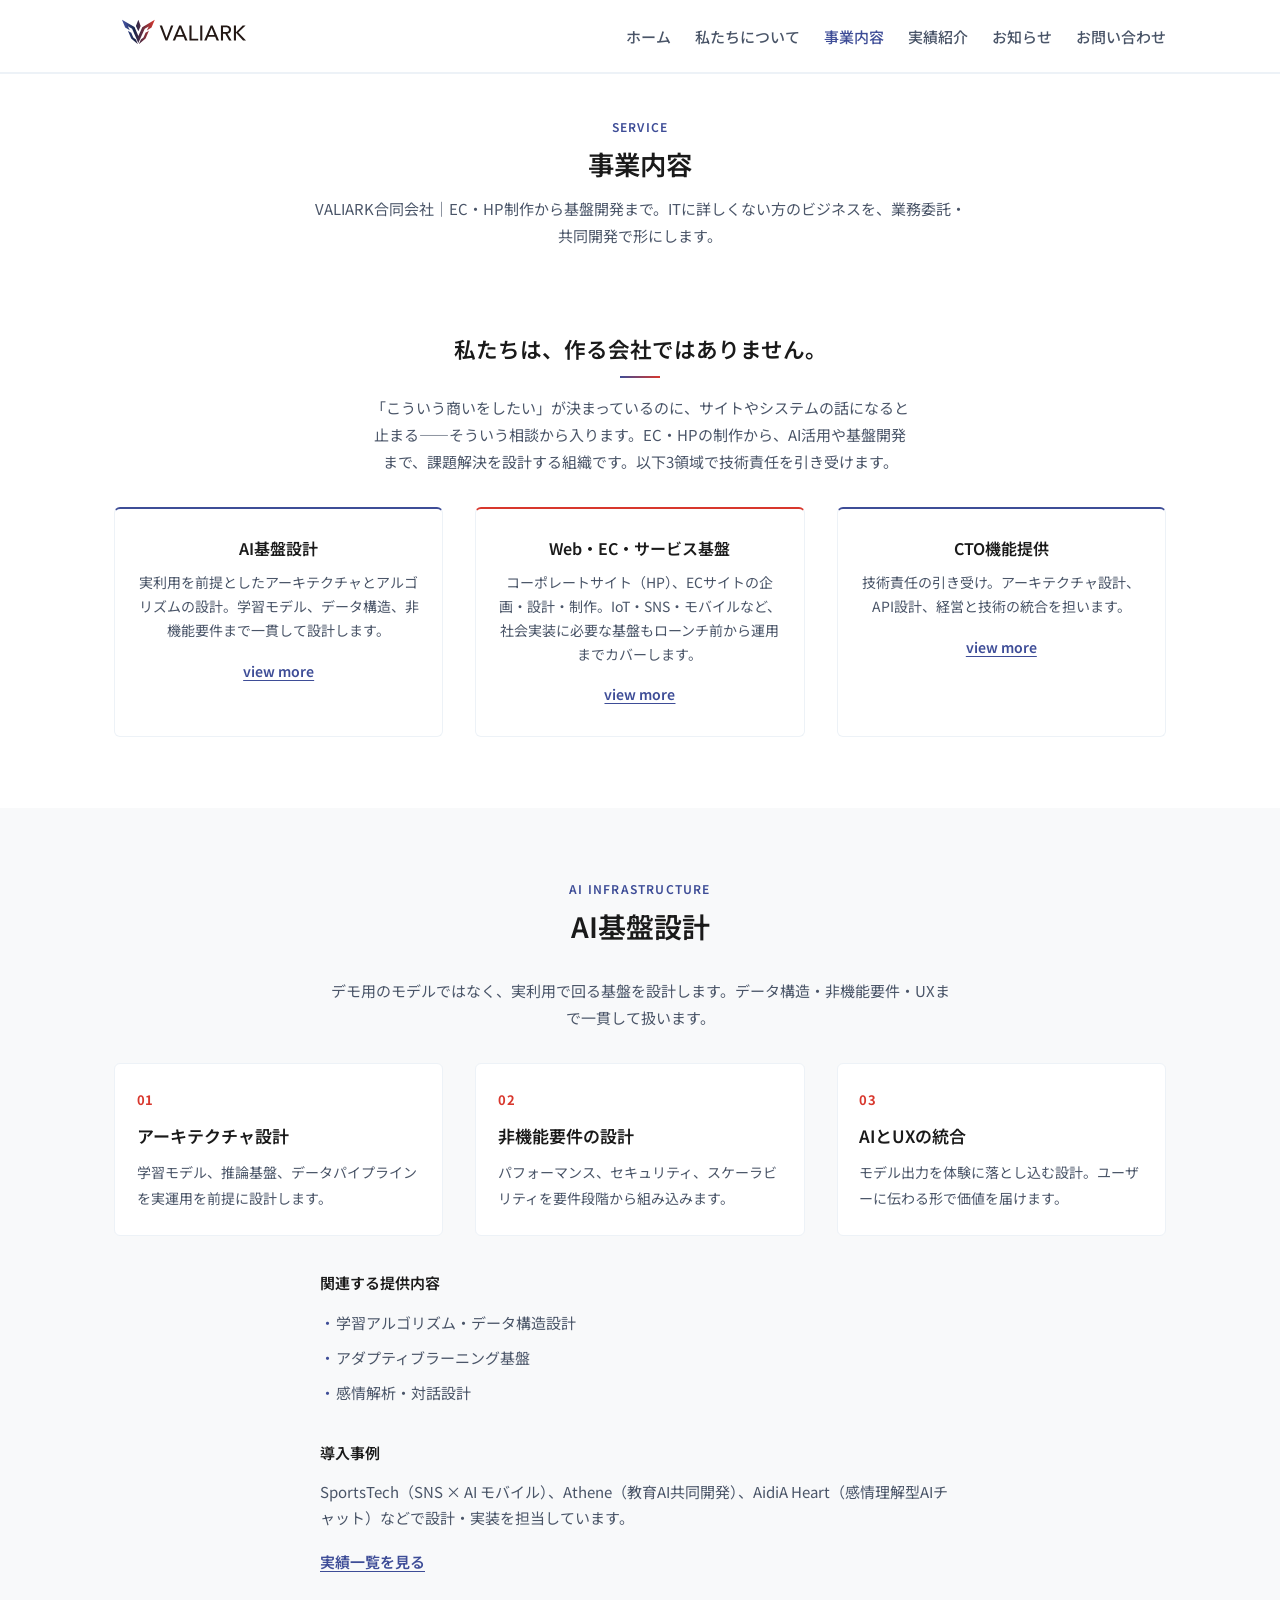
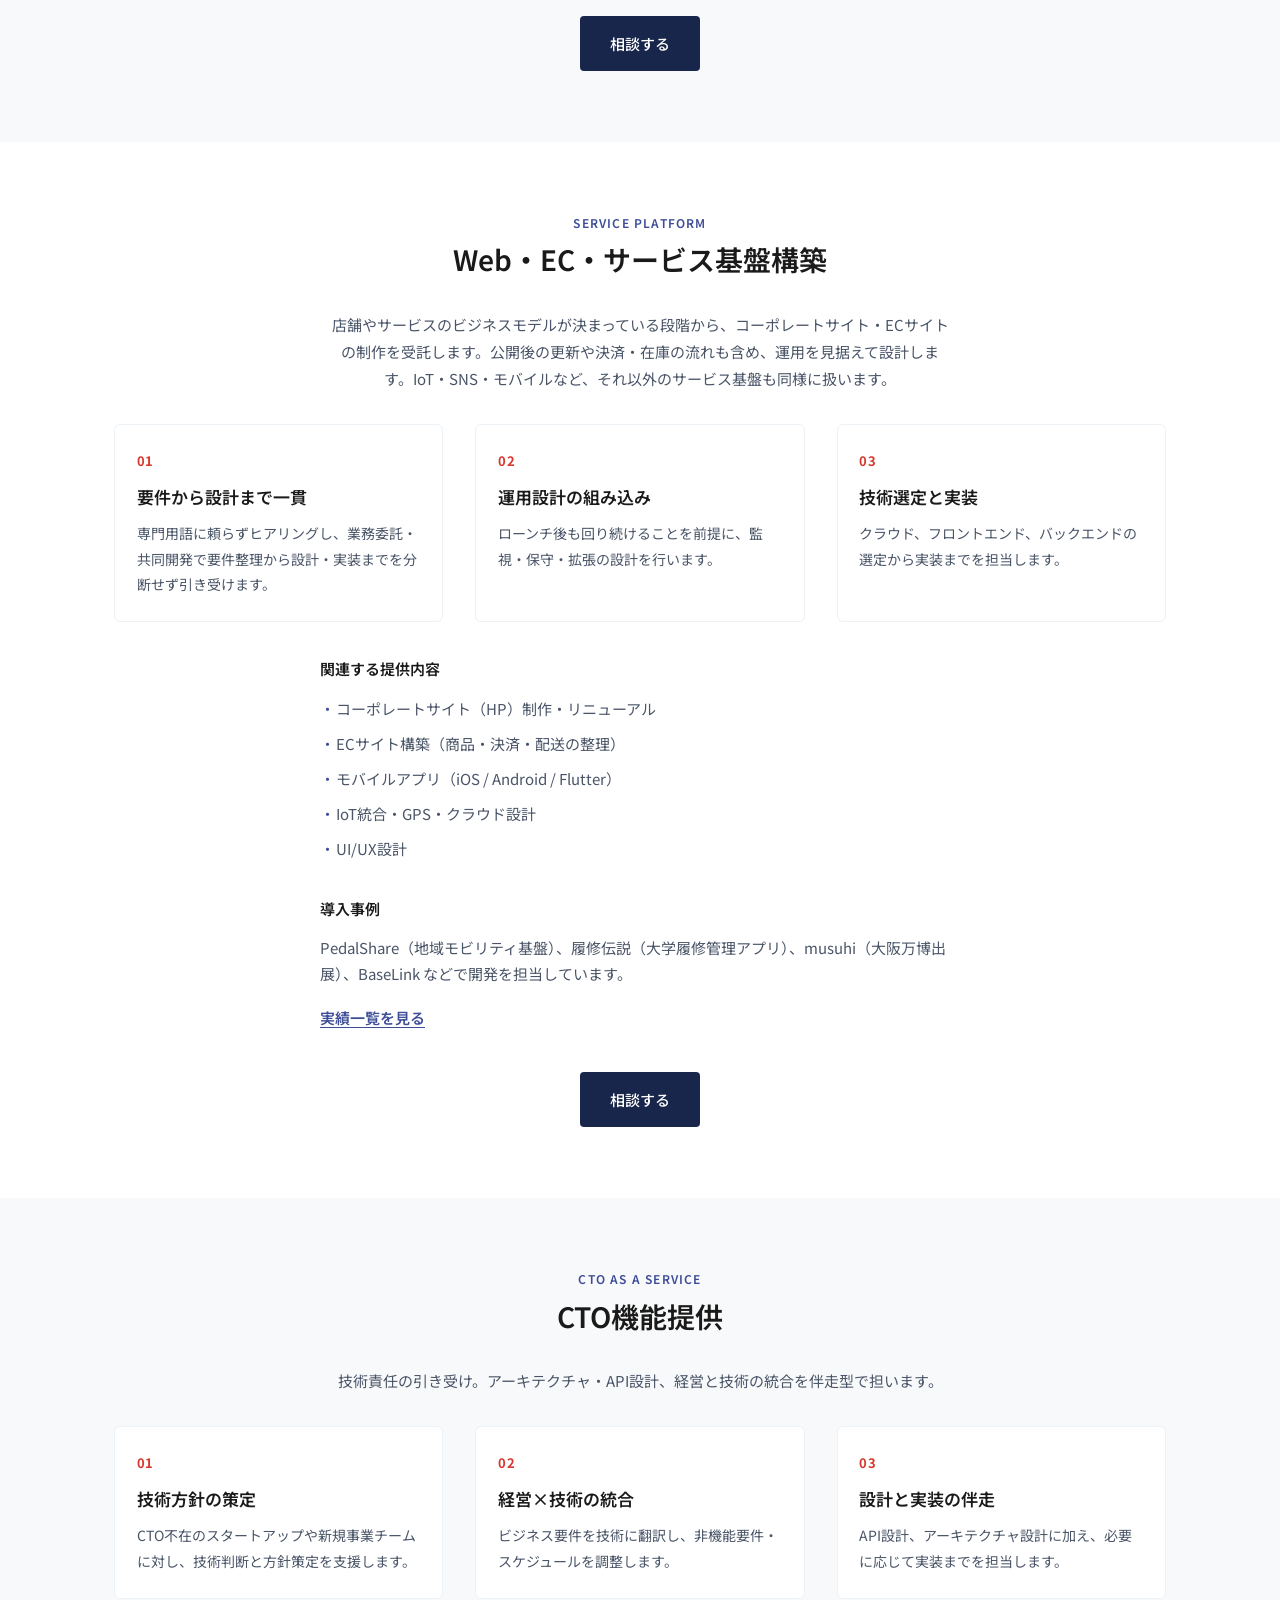
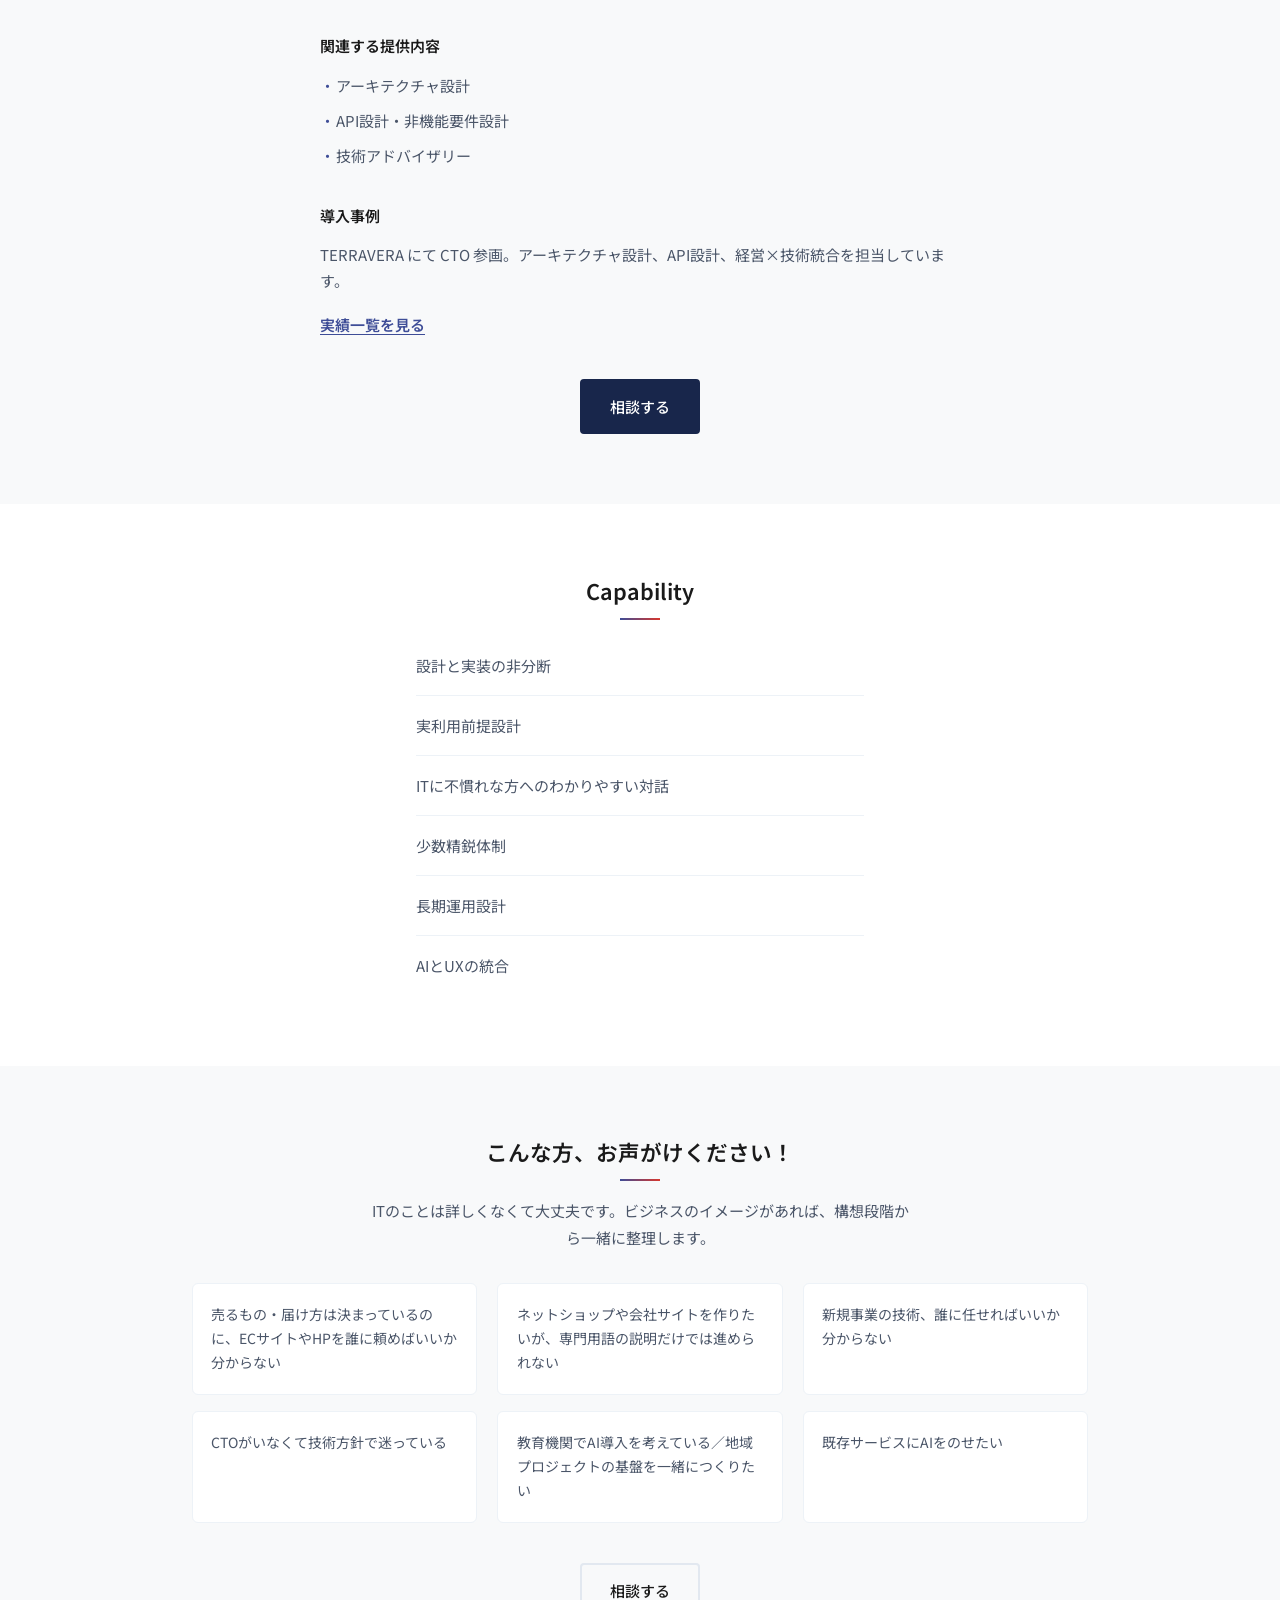
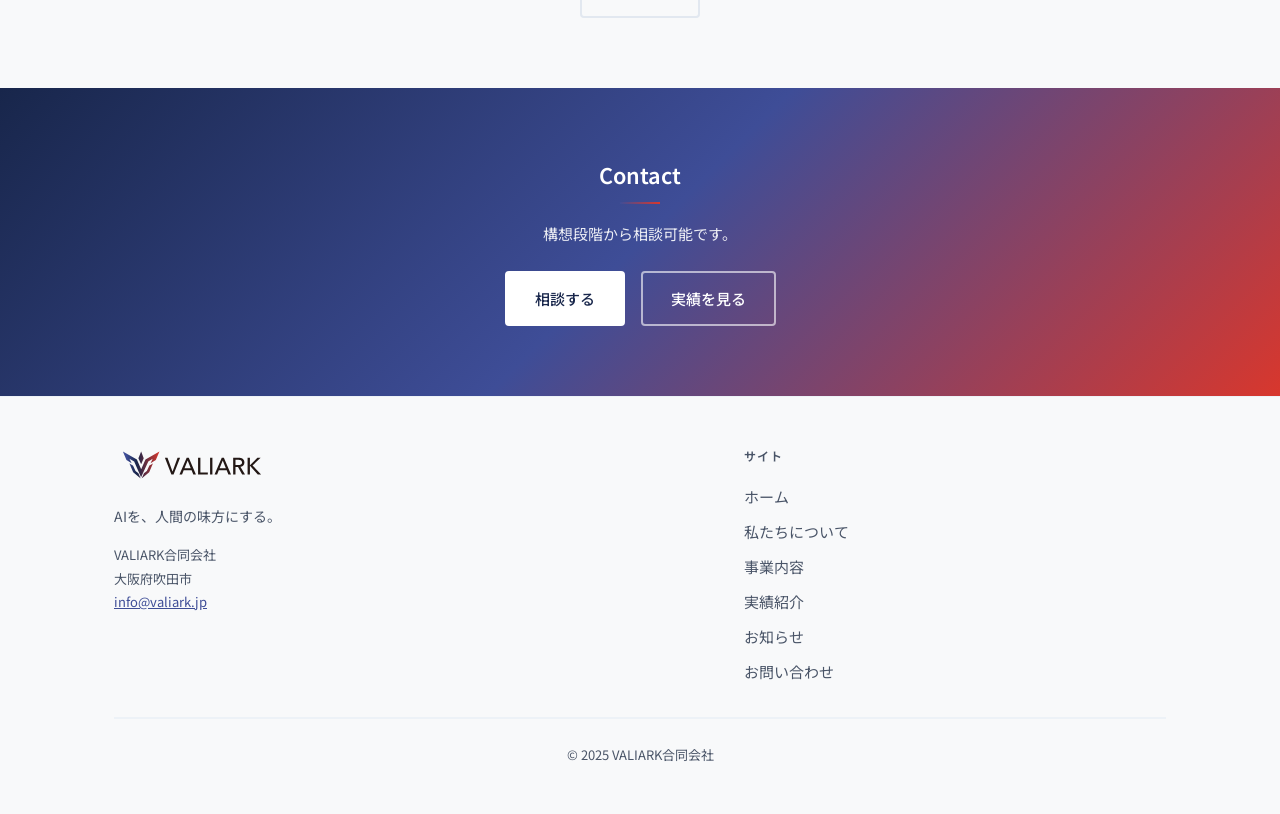
<file: services.html>
<!DOCTYPE html>
<html lang="ja">
  <head>
    <meta charset="UTF-8" />
    <meta name="viewport" content="width=device-width, initial-scale=1.0" />
    <title>事業内容 - VALIARK</title>
    <meta name="description" content="ECサイト・HP制作、AI基盤、サービス基盤、CTO伴走。ITに不慣れでも、ビジネスモデルが決まっている段階からVALIARKが技術責任を引き受けます。" />
    <link rel="stylesheet" href="css/style.css" />
    <link rel="preconnect" href="https://fonts.googleapis.com" />
    <link rel="preconnect" href="https://fonts.gstatic.com" crossorigin />
    <link
      href="https://fonts.googleapis.com/css2?family=Noto+Sans+JP:wght@300;400;500;600;700&display=swap"
      rel="stylesheet"
    />
  </head>
  <body>
    <div id="header-container"></div>

    <section class="page-header page-header-corp">
      <div class="container container--wide">
        <p class="block-head-en">Service</p>
        <h1 class="page-title">事業内容</h1>
        <p class="page-philosophy">VALIARK合同会社｜EC・HP制作から基盤開発まで。ITに詳しくない方のビジネスを、業務委託・共同開発で形にします。</p>
      </div>
    </section>

    <section class="section what-we-do">
      <div class="container container--wide">
        <h2 class="section-title">私たちは、作る会社ではありません。</h2>
        <p class="section-lead">
          「こういう商いをしたい」が決まっているのに、サイトやシステムの話になると止まる——そういう相談から入ります。EC・HPの制作から、AI活用や基盤開発まで、課題解決を設計する組織です。以下3領域で技術責任を引き受けます。
        </p>
        <div class="capability-cards capability-cards--linked">
          <a href="#service-ai" class="capability-card capability-card--link">
            <h3 class="capability-title">AI基盤設計</h3>
            <p class="capability-desc">実利用を前提としたアーキテクチャとアルゴリズムの設計。学習モデル、データ構造、非機能要件まで一貫して設計します。</p>
            <span class="text-more">view more</span>
          </a>
          <a href="#service-platform" class="capability-card capability-card--link">
            <h3 class="capability-title">Web・EC・サービス基盤</h3>
            <p class="capability-desc">コーポレートサイト（HP）、ECサイトの企画・設計・制作。IoT・SNS・モバイルなど、社会実装に必要な基盤もローンチ前から運用までカバーします。</p>
            <span class="text-more">view more</span>
          </a>
          <a href="#service-cto" class="capability-card capability-card--link">
            <h3 class="capability-title">CTO機能提供</h3>
            <p class="capability-desc">技術責任の引き受け。アーキテクチャ設計、API設計、経営と技術の統合を担います。</p>
            <span class="text-more">view more</span>
          </a>
        </div>
      </div>
    </section>

    <!-- AI基盤設計 LP -->
    <section id="service-ai" class="section section-lp bg-subtle">
      <div class="container container--wide">
        <header class="block-head">
          <p class="block-head-en">AI Infrastructure</p>
          <h2 class="block-head-title">AI基盤設計</h2>
        </header>
        <p class="block-intro">デモ用のモデルではなく、実利用で回る基盤を設計します。データ構造・非機能要件・UXまで一貫して扱います。</p>
        <div class="solve-grid">
          <article class="solve-card">
            <span class="solve-num" aria-hidden="true">01</span>
            <h3 class="solve-title">アーキテクチャ設計</h3>
            <p class="solve-desc">学習モデル、推論基盤、データパイプラインを実運用を前提に設計します。</p>
          </article>
          <article class="solve-card">
            <span class="solve-num" aria-hidden="true">02</span>
            <h3 class="solve-title">非機能要件の設計</h3>
            <p class="solve-desc">パフォーマンス、セキュリティ、スケーラビリティを要件段階から組み込みます。</p>
          </article>
          <article class="solve-card">
            <span class="solve-num" aria-hidden="true">03</span>
            <h3 class="solve-title">AIとUXの統合</h3>
            <p class="solve-desc">モデル出力を体験に落とし込む設計。ユーザーに伝わる形で価値を届けます。</p>
          </article>
        </div>
        <div class="lp-related">
          <h4 class="lp-related-title">関連する提供内容</h4>
          <ul class="lp-related-list">
            <li>学習アルゴリズム・データ構造設計</li>
            <li>アダプティブラーニング基盤</li>
            <li>感情解析・対話設計</li>
          </ul>
        </div>
        <div class="lp-case">
          <h4 class="lp-case-title">導入事例</h4>
          <p class="lp-case-desc">SportsTech（SNS × AI モバイル）、Athene（教育AI共同開発）、AidiA Heart（感情理解型AIチャット）などで設計・実装を担当しています。</p>
          <a href="works.html" class="text-more text-more--large">実績一覧を見る</a>
        </div>
        <div class="section-cta">
          <a href="contact.html" class="btn btn-primary">相談する</a>
        </div>
      </div>
    </section>

    <!-- サービス基盤構築 LP -->
    <section id="service-platform" class="section section-lp">
      <div class="container container--wide">
        <header class="block-head">
          <p class="block-head-en">Service Platform</p>
          <h2 class="block-head-title">Web・EC・サービス基盤構築</h2>
        </header>
        <p class="block-intro">店舗やサービスのビジネスモデルが決まっている段階から、コーポレートサイト・ECサイトの制作を受託します。公開後の更新や決済・在庫の流れも含め、運用を見据えて設計します。IoT・SNS・モバイルなど、それ以外のサービス基盤も同様に扱います。</p>
        <div class="solve-grid">
          <article class="solve-card">
            <span class="solve-num" aria-hidden="true">01</span>
            <h3 class="solve-title">要件から設計まで一貫</h3>
            <p class="solve-desc">専門用語に頼らずヒアリングし、業務委託・共同開発で要件整理から設計・実装までを分断せず引き受けます。</p>
          </article>
          <article class="solve-card">
            <span class="solve-num" aria-hidden="true">02</span>
            <h3 class="solve-title">運用設計の組み込み</h3>
            <p class="solve-desc">ローンチ後も回り続けることを前提に、監視・保守・拡張の設計を行います。</p>
          </article>
          <article class="solve-card">
            <span class="solve-num" aria-hidden="true">03</span>
            <h3 class="solve-title">技術選定と実装</h3>
            <p class="solve-desc">クラウド、フロントエンド、バックエンドの選定から実装までを担当します。</p>
          </article>
        </div>
        <div class="lp-related">
          <h4 class="lp-related-title">関連する提供内容</h4>
          <ul class="lp-related-list">
            <li>コーポレートサイト（HP）制作・リニューアル</li>
            <li>ECサイト構築（商品・決済・配送の整理）</li>
            <li>モバイルアプリ（iOS / Android / Flutter）</li>
            <li>IoT統合・GPS・クラウド設計</li>
            <li>UI/UX設計</li>
          </ul>
        </div>
        <div class="lp-case">
          <h4 class="lp-case-title">導入事例</h4>
          <p class="lp-case-desc">PedalShare（地域モビリティ基盤）、履修伝説（大学履修管理アプリ）、musuhi（大阪万博出展）、BaseLink などで開発を担当しています。</p>
          <a href="works.html" class="text-more text-more--large">実績一覧を見る</a>
        </div>
        <div class="section-cta">
          <a href="contact.html" class="btn btn-primary">相談する</a>
        </div>
      </div>
    </section>

    <!-- CTO機能提供 LP -->
    <section id="service-cto" class="section section-lp bg-subtle">
      <div class="container container--wide">
        <header class="block-head">
          <p class="block-head-en">CTO as a Service</p>
          <h2 class="block-head-title">CTO機能提供</h2>
        </header>
        <p class="block-intro">技術責任の引き受け。アーキテクチャ・API設計、経営と技術の統合を伴走型で担います。</p>
        <div class="solve-grid">
          <article class="solve-card">
            <span class="solve-num" aria-hidden="true">01</span>
            <h3 class="solve-title">技術方針の策定</h3>
            <p class="solve-desc">CTO不在のスタートアップや新規事業チームに対し、技術判断と方針策定を支援します。</p>
          </article>
          <article class="solve-card">
            <span class="solve-num" aria-hidden="true">02</span>
            <h3 class="solve-title">経営×技術の統合</h3>
            <p class="solve-desc">ビジネス要件を技術に翻訳し、非機能要件・スケジュールを調整します。</p>
          </article>
          <article class="solve-card">
            <span class="solve-num" aria-hidden="true">03</span>
            <h3 class="solve-title">設計と実装の伴走</h3>
            <p class="solve-desc">API設計、アーキテクチャ設計に加え、必要に応じて実装までを担当します。</p>
          </article>
        </div>
        <div class="lp-related">
          <h4 class="lp-related-title">関連する提供内容</h4>
          <ul class="lp-related-list">
            <li>アーキテクチャ設計</li>
            <li>API設計・非機能要件設計</li>
            <li>技術アドバイザリー</li>
          </ul>
        </div>
        <div class="lp-case">
          <h4 class="lp-case-title">導入事例</h4>
          <p class="lp-case-desc">TERRAVERA にて CTO 参画。アーキテクチャ設計、API設計、経営×技術統合を担当しています。</p>
          <a href="works.html" class="text-more text-more--large">実績一覧を見る</a>
        </div>
        <div class="section-cta">
          <a href="contact.html" class="btn btn-primary">相談する</a>
        </div>
      </div>
    </section>

    <section class="section">
      <div class="container">
        <h2 class="section-title">Capability</h2>
        <ul class="capability-list">
          <li class="capability-item">設計と実装の非分断</li>
          <li class="capability-item">実利用前提設計</li>
          <li class="capability-item">ITに不慣れな方へのわかりやすい対話</li>
          <li class="capability-item">少数精鋭体制</li>
          <li class="capability-item">長期運用設計</li>
          <li class="capability-item">AIとUXの統合</li>
        </ul>
      </div>
    </section>

    <section class="section target-clients bg-subtle">
      <div class="container">
        <h2 class="section-title">こんな方、お声がけください！</h2>
        <p class="section-lead">ITのことは詳しくなくて大丈夫です。ビジネスのイメージがあれば、構想段階から一緒に整理します。</p>
        <div class="target-client-grid">
          <div class="target-client-item">
            <p>売るもの・届け方は決まっているのに、ECサイトやHPを誰に頼めばいいか分からない</p>
          </div>
          <div class="target-client-item">
            <p>ネットショップや会社サイトを作りたいが、専門用語の説明だけでは進められない</p>
          </div>
          <div class="target-client-item">
            <p>新規事業の技術、誰に任せればいいか分からない</p>
          </div>
          <div class="target-client-item">
            <p>CTOがいなくて技術方針で迷っている</p>
          </div>
          <div class="target-client-item">
            <p>教育機関でAI導入を考えている／地域プロジェクトの基盤を一緒につくりたい</p>
          </div>
          <div class="target-client-item">
            <p>既存サービスにAIをのせたい</p>
          </div>
        </div>
        <div class="section-cta">
          <a href="contact.html" class="btn btn-outline">相談する</a>
        </div>
      </div>
    </section>

    <section class="section contact-cta cta-section">
      <div class="container">
        <h2 class="section-title">Contact</h2>
        <p class="section-lead">構想段階から相談可能です。</p>
        <div class="cta-buttons">
          <a href="contact.html" class="btn btn-primary">相談する</a>
          <a href="works.html" class="btn btn-secondary">実績を見る</a>
        </div>
      </div>
    </section>

    <footer class="footer footer-corporate">
      <div class="container container--wide">
        <div class="footer-grid">
          <div class="footer-brand">
            <a href="index.html" class="footer-brand-logo"
              ><img src="images/valiark.logo.svg" alt="VALIARK" class="logo"
            /></a>
            <p class="footer-tagline">AIを、人間の味方にする。</p>
            <p class="footer-address">
              VALIARK合同会社<br />
              大阪府吹田市<br />
              <a href="mailto:info@valiark.jp">info@valiark.jp</a>
            </p>
          </div>
          <div class="footer-col">
            <p class="footer-col-title">サイト</p>
            <nav class="footer-col-nav">
              <a href="index.html">ホーム</a>
              <a href="about.html">私たちについて</a>
              <a href="services.html">事業内容</a>
              <a href="works.html">実績紹介</a>
              <a href="news.html">お知らせ</a>
              <a href="contact.html">お問い合わせ</a>
            </nav>
          </div>
        </div>
        <div class="footer-bottom">
          <p class="copyright">© 2025 VALIARK合同会社</p>
        </div>
      </div>
    </footer>

    <script src="js/header.js"></script>
    <script src="js/script.js"></script>
  </body>
</html>
</file>
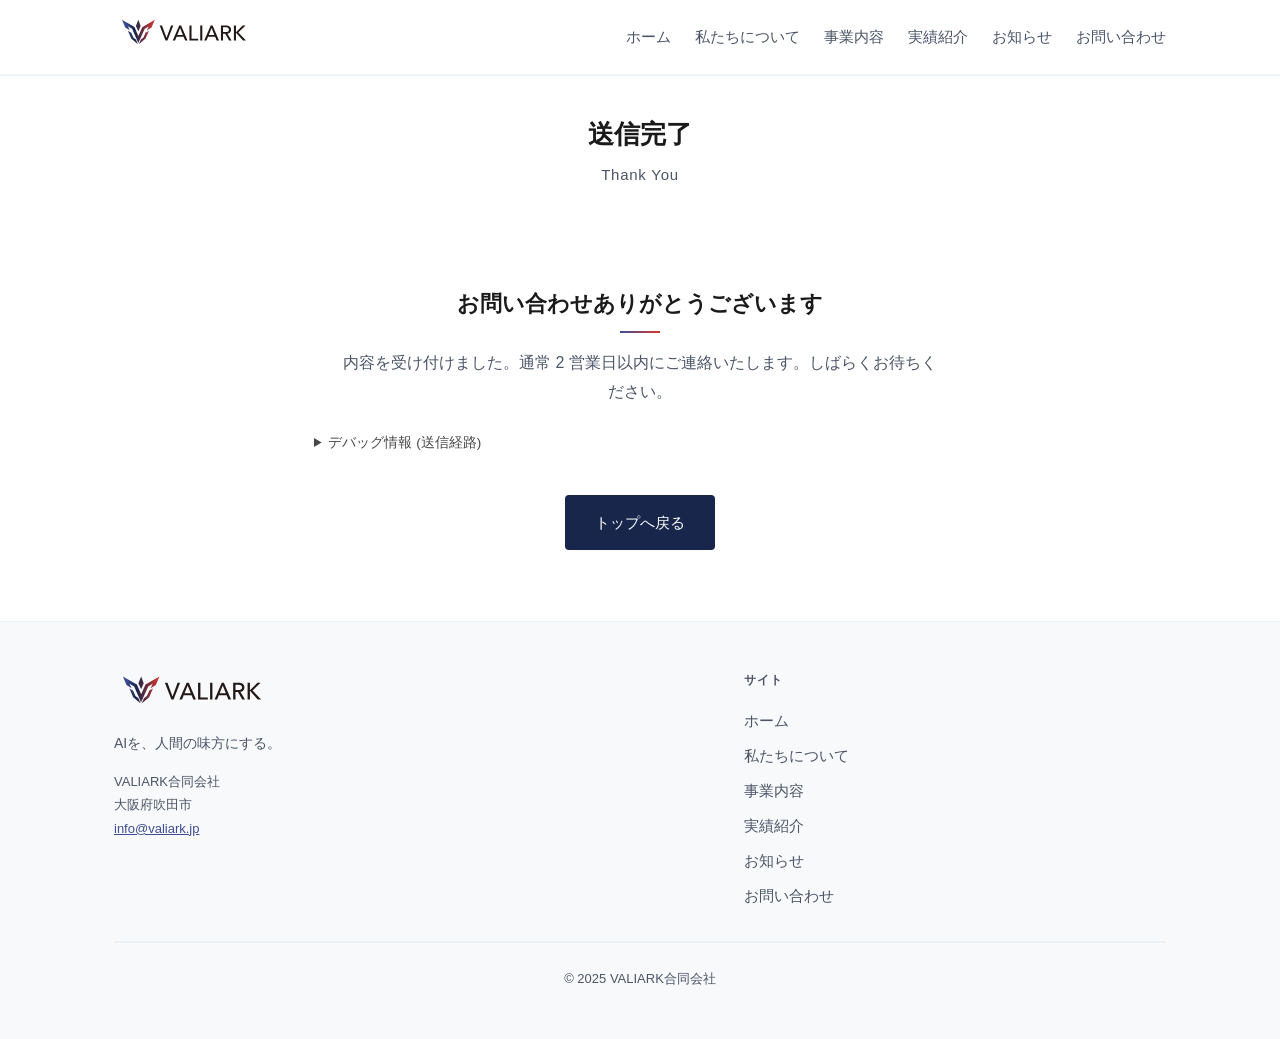
<file: thanks.html>
<!DOCTYPE html>
<html lang="ja">
  <head>
    <meta charset="UTF-8" />
    <meta name="viewport" content="width=device-width, initial-scale=1.0" />
    <title>送信完了 - VALIARK</title>
    <link rel="stylesheet" href="css/style.css" />
  </head>
  <body>
    <div id="header-container"></div>
    <section class="page-header">
      <div class="container">
        <h1 class="page-title">送信完了</h1>
        <p class="page-subtitle">Thank You</p>
      </div>
    </section>
    <section class="section">
      <div class="container" style="max-width: 700px; text-align: center">
        <h2 class="section-title">お問い合わせありがとうございます</h2>
        <p class="section-text">
          内容を受け付けました。通常 2
          営業日以内にご連絡いたします。しばらくお待ちください。
        </p>
        <details
          style="
            margin: 1.5rem 0;
            text-align: left;
            font-size: 0.85rem;
            opacity: 0.8;
          "
        >
          <summary>デバッグ情報 (送信経路)</summary>
          <pre
            id="debugFlow"
            style="
              background: #111;
              padding: 12px;
              border-radius: 6px;
              white-space: pre-wrap;
              word-break: break-all;
              max-height: 240px;
              overflow: auto;
              color: #eee;
            "
          ></pre>
        </details>
        <div class="section-cta">
          <a href="index.html" class="btn btn-primary">トップへ戻る</a>
        </div>
      </div>
    </section>
    <footer class="footer footer-corporate">
      <div class="container container--wide">
        <div class="footer-grid">
          <div class="footer-brand">
            <a href="index.html" class="footer-brand-logo"
              ><img src="images/valiark.logo.svg" alt="VALIARK" class="logo"
            /></a>
            <p class="footer-tagline">AIを、人間の味方にする。</p>
            <p class="footer-address">
              VALIARK合同会社<br />
              大阪府吹田市<br />
              <a href="mailto:info@valiark.jp">info@valiark.jp</a>
            </p>
          </div>
          <div class="footer-col">
            <p class="footer-col-title">サイト</p>
            <nav class="footer-col-nav">
              <a href="index.html">ホーム</a>
              <a href="about.html">私たちについて</a>
              <a href="services.html">事業内容</a>
              <a href="works.html">実績紹介</a>
              <a href="news.html">お知らせ</a>
              <a href="contact.html">お問い合わせ</a>
            </nav>
          </div>
        </div>
        <div class="footer-bottom">
          <p class="copyright">© 2025 VALIARK合同会社</p>
        </div>
      </div>
    </footer>
    <script src="js/header.js"></script>
    <script src="js/script.js"></script>
    <script>
      (function () {
        try {
          const raw = localStorage.getItem("contactFlowLog");
          if (raw) {
            const obj = JSON.parse(raw);
            const ts = new Date(obj.t).toLocaleString();
            const lines = [
              `timestamp: ${ts}`,
              `stage: ${obj.stage}`,
              obj.action ? `action: ${obj.action}` : "",
            ]
              .filter(Boolean)
              .join("\n");
            const el = document.getElementById("debugFlow");
            if (el) el.textContent = lines;
          }
        } catch (e) {}
      })();
    </script>
  </body>
</html>
</file>
<file: css/style.css>
/* === VALIARK — 静かに強い、設計主義 === */
/* 白基調・余白多め・黒文字・イメージカラー（赤・青）を抑制的に */

* {
  margin: 0;
  padding: 0;
  box-sizing: border-box;
}

html {
  scroll-behavior: smooth;
}

:root {
  --color-text: #1a1a1a;
  --color-text-muted: #4a5568;
  --color-bg: #ffffff;
  --color-bg-subtle: #f8f9fa;
  /* 青（ロゴ準拠） */
  --color-blue: #18264b;
  --color-blue-light: #3e4d97;
  --color-blue-subtle: #e8ecf4;
  /* 赤（ロゴ準拠） */
  --color-red: #d8372d;
  --color-red-light: #e8554c;
  --color-red-subtle: #fdf0ef;
  /* アクセント（青を主軸に） */
  --color-accent: var(--color-blue);
  --color-accent-light: var(--color-blue-light);
  --color-accent-alt: var(--color-red);
  --color-border: #e2e8f0;
  --color-border-light: #edf2f7;
  --font-sans: "Noto Sans JP", "Hiragino Sans", "Hiragino Kaku Gothic ProN", sans-serif;
  /* セクション縦余白（画面幅に応じて緩やかに変化） */
  --space-section: clamp(2.75rem, 5.5vw, 5rem);
  --space-section-sm: clamp(2.25rem, 4.5vw, 3.25rem);
  --space-block: clamp(1.25rem, 3vw, 2rem);
  --container-max: 960px;
  --container-wide: 1100px;
  --radius-card: 6px;
  --radius-input: 6px;
  --prose-narrow: 36rem;
  --prose: 40rem;
  --prose-wide: 44rem;
}

body {
  font-family: var(--font-sans);
  font-weight: 400;
  line-height: 1.8;
  color: var(--color-text);
  background-color: var(--color-bg);
  -webkit-font-smoothing: antialiased;
}

.container {
  max-width: var(--container-max);
  margin: 0 auto;
  padding: 0 clamp(1rem, 4vw, 1.5rem);
}

.container--wide {
  max-width: var(--container-wide);
}

/* === TYPOGRAPHY === */
h1, h2, h3, h4, h5, h6 {
  font-weight: 600;
  line-height: 1.4;
  color: var(--color-text);
}

h1 { font-size: 1.75rem; }
h2 { font-size: 1.5rem; }
h3 { font-size: 1.125rem; }

p {
  margin-bottom: 1rem;
  color: var(--color-text-muted);
}

a {
  text-decoration: none;
  color: inherit;
  transition: color 0.2s ease, border-color 0.2s ease;
}

/* === BUTTONS === */
.btn {
  display: inline-block;
  padding: 0.75rem 1.75rem;
  border-radius: 4px;
  font-weight: 500;
  font-size: 0.9375rem;
  text-align: center;
  cursor: pointer;
  transition: background-color 0.2s, border-color 0.2s, color 0.2s;
  border: 2px solid transparent;
}

.btn-primary {
  background-color: var(--color-accent);
  color: #fff;
  border-color: var(--color-accent);
}

.btn-primary:hover {
  background-color: var(--color-accent-light);
  border-color: var(--color-accent-light);
}

.btn-outline {
  background-color: transparent;
  color: var(--color-text);
  border-color: var(--color-border);
}

.btn-outline:hover {
  border-color: var(--color-accent-alt);
  color: var(--color-accent-alt);
}

.btn-large {
  padding: 0.875rem 2rem;
  font-size: 1rem;
}

/* === HEADER === */
.header {
  position: fixed;
  top: 0;
  left: 0;
  width: 100%;
  background-color: rgba(255, 255, 255, 0.98);
  backdrop-filter: blur(8px);
  z-index: 1000;
  border-bottom: 1px solid var(--color-border-light);
}

.nav-container {
  display: flex;
  justify-content: space-between;
  align-items: center;
  padding: 0.875rem clamp(1rem, 4vw, 1.5rem);
  max-width: var(--container-wide);
  margin: 0 auto;
}

.nav-logo .logo {
  height: 36px;
  width: auto;
}

.nav-menu {
  display: flex;
  list-style: none;
  gap: 1.5rem;
  flex-wrap: nowrap;
  align-items: center;
}

@media (max-width: 1100px) {
  .nav-menu {
    gap: 0.85rem;
  }
  .nav-link {
    font-size: 0.8125rem;
  }
}

.nav-link {
  font-weight: 500;
  color: var(--color-text-muted) !important;
  font-size: 0.9375rem;
}

.nav-link:hover,
.nav-link.active {
  color: var(--color-blue-light) !important;
}

.hamburger {
  display: none;
  flex-direction: column;
  cursor: pointer;
  gap: 5px;
}

.bar {
  width: 24px;
  height: 2px;
  background-color: var(--color-text) !important;
  transition: 0.3s;
}

/* === HERO === */
.hero {
  padding: clamp(5.5rem, 14vw, 8rem) 0 clamp(3.5rem, 9vw, 6rem);
  text-align: center;
}

.hero-light {
  background-color: var(--color-bg);
}

.hero-title {
  font-size: clamp(1.75rem, 4vw, 2.5rem);
  font-weight: 600;
  color: var(--color-text);
  margin: 0 auto 1rem;
  line-height: 1.45;
  letter-spacing: 0.02em;
  padding: 0 clamp(0.75rem, 4vw, 1.25rem);
}

.hero-subtitle {
  font-size: 1rem;
  color: var(--color-text-muted);
  margin: 0 auto 0.875rem;
  line-height: 1.75;
  max-width: var(--prose-narrow);
  padding: 0 clamp(0.25rem, 2vw, 0.5rem);
}

.hero-sub-lead {
  font-size: 0.9375rem;
  color: var(--color-text-muted);
  margin: 0 auto 1rem;
  line-height: 1.8;
  max-width: var(--prose-wide);
  text-align: center;
  padding: 0 clamp(0.5rem, 3vw, 1rem);
}

.hero-trust {
  font-size: 0.8125rem;
  color: var(--color-text-muted);
  margin: 0 auto 1.75rem;
  line-height: 1.65;
  max-width: var(--prose-narrow);
  padding: 0 0.5rem;
  opacity: 0.92;
}

.hero-cta {
  display: flex;
  gap: 1rem;
  justify-content: center;
  flex-wrap: wrap;
}

/* hero "view more" */
.hero-more {
  margin: 0 0 0.625rem;
}

/* コーポレートLP風（構成の参考: はてなベース様サイト） */
.hero-corporate {
  padding-top: clamp(5.75rem, 14vw, 7.5rem);
  padding-bottom: clamp(3.25rem, 8vw, 5.25rem);
}

.hero-en {
  font-size: 0.75rem;
  font-weight: 600;
  letter-spacing: 0.12em;
  text-transform: uppercase;
  color: var(--color-blue-light);
  margin-bottom: 0.75rem;
}

.section-corporate {
  padding: var(--space-section) 0;
}

@media (max-width: 768px) {
  .section-corporate {
    padding: var(--space-section-sm) 0;
  }
}

.block-head {
  margin-bottom: var(--space-block);
  text-align: center;
}

.block-head-en {
  font-size: 0.75rem;
  font-weight: 600;
  letter-spacing: 0.1em;
  text-transform: uppercase;
  color: var(--color-blue-light);
  margin-bottom: 0.5rem;
}

.block-head-title {
  font-size: clamp(1.35rem, 3vw, 1.75rem);
  font-weight: 600;
  color: var(--color-text);
  margin: 0;
  line-height: 1.35;
}

.block-head-title::after {
  display: none;
}

.block-intro {
  text-align: center;
  max-width: var(--prose);
  margin: 0 auto 2rem;
  font-size: 0.9375rem;
  color: var(--color-text-muted);
  line-height: 1.8;
  padding: 0 clamp(0.25rem, 2vw, 0.5rem);
}

.block-intro--narrow {
  max-width: var(--prose-narrow);
}

.solve-grid {
  display: grid;
  grid-template-columns: repeat(3, 1fr);
  gap: clamp(1.25rem, 3vw, 2rem);
}

.solve-card {
  padding: 1.5rem 1.35rem;
  background: var(--color-bg);
  border: 1px solid var(--color-border-light);
  border-radius: var(--radius-card);
  height: 100%;
}

.solve-num {
  display: block;
  font-size: 0.8125rem;
  font-weight: 700;
  color: var(--color-red);
  letter-spacing: 0.05em;
  margin-bottom: 0.75rem;
}

.solve-title {
  font-size: 1.0625rem;
  font-weight: 600;
  color: var(--color-text);
  margin-bottom: 0.75rem;
  line-height: 1.45;
}

.solve-desc {
  font-size: 0.875rem;
  color: var(--color-text-muted);
  line-height: 1.8;
  margin: 0;
}

.service-showcase {
  display: grid;
  grid-template-columns: repeat(3, 1fr);
  gap: clamp(1.25rem, 2.5vw, 1.75rem);
}

.service-showcase-item {
  padding: 1.5rem 1.35rem;
  background: var(--color-bg);
  border: 1px solid var(--color-border);
  border-radius: var(--radius-card);
  display: flex;
  flex-direction: column;
  height: 100%;
}

.service-showcase-title {
  font-size: 1.0625rem;
  font-weight: 600;
  margin-bottom: 0.75rem;
  color: var(--color-text);
}

.service-showcase-desc {
  font-size: 0.875rem;
  color: var(--color-text-muted);
  line-height: 1.75;
  margin-bottom: 1rem;
  flex: 1;
}

.text-more {
  font-size: 0.875rem;
  font-weight: 600;
  color: var(--color-blue-light);
  text-decoration: underline;
  text-underline-offset: 3px;
}

.text-more:hover {
  color: var(--color-red);
}

.text-more--large {
  font-size: 0.9375rem;
}

.contact-band {
  background: linear-gradient(135deg, var(--color-blue) 0%, var(--color-blue-light) 100%);
  color: #fff;
  padding: clamp(2.75rem, 6vw, 3.75rem) 0;
}

.contact-band-inner {
  display: flex;
  flex-wrap: wrap;
  align-items: center;
  justify-content: space-between;
  gap: 2rem;
}

.contact-band-en {
  font-size: 0.75rem;
  font-weight: 600;
  letter-spacing: 0.1em;
  text-transform: uppercase;
  opacity: 0.85;
  margin-bottom: 0.35rem;
}

.contact-band-title {
  font-size: 1.5rem;
  font-weight: 600;
  color: #fff;
  margin-bottom: 0.75rem;
}

.contact-band-lead {
  font-size: 0.9375rem;
  line-height: 1.8;
  color: rgba(255, 255, 255, 0.92);
  margin: 0;
  max-width: min(38rem, 100%);
}

.contact-band-actions {
  display: flex;
  flex-direction: column;
  align-items: flex-start;
  gap: 0.75rem;
}

.btn-on-dark {
  display: inline-block;
  padding: 0.85rem 1.75rem;
  background: #fff;
  color: var(--color-blue);
  font-weight: 600;
  font-size: 0.9375rem;
  border-radius: 4px;
  border: 2px solid #fff;
}

.btn-on-dark:hover {
  background: transparent;
  color: #fff;
}

.contact-band-mail {
  font-size: 0.9375rem;
  color: #fff;
  text-decoration: underline;
  text-underline-offset: 3px;
}

.contact-band-mail:hover {
  opacity: 0.9;
}

.footer-corporate {
  padding-top: clamp(2.5rem, 5vw, 3.25rem);
}

.footer-grid {
  display: grid;
  grid-template-columns: 1.4fr 1fr;
  gap: 2.5rem;
  padding-bottom: 2rem;
  border-bottom: 1px solid var(--color-border-light);
}

.footer-brand-logo .logo {
  height: 40px;
  width: auto;
}

.footer-tagline {
  font-size: 0.875rem;
  color: var(--color-text-muted);
  margin: 0.75rem 0 1rem;
  line-height: 1.6;
}

.footer-address {
  font-size: 0.8125rem;
  color: var(--color-text-muted);
  line-height: 1.8;
  margin: 0;
}

.footer-address a {
  color: var(--color-blue-light);
  text-decoration: underline;
}

.footer-col-title {
  font-size: 0.75rem;
  font-weight: 600;
  letter-spacing: 0.08em;
  text-transform: uppercase;
  color: var(--color-text-muted);
  margin-bottom: 1rem;
}

.footer-col-nav {
  display: flex;
  flex-direction: column;
  gap: 0.5rem;
}

.footer-col-nav a {
  font-size: 0.9375rem;
  color: var(--color-text-muted);
}

.footer-col-nav a:hover {
  color: var(--color-blue-light);
}

/* === NEWS LIST (トップ / news) === */
.news-list {
  list-style: none;
  display: grid;
  gap: 0.625rem;
  padding: 0;
  margin: 0 auto;
  max-width: 52rem;
}

.news-item {
  display: grid;
  grid-template-columns: 7.5rem 6.5rem 1fr;
  gap: 0.75rem 1rem;
  align-items: baseline;
  padding: 1rem 1.25rem;
  background: var(--color-bg);
  border: 1px solid var(--color-border-light);
  border-radius: var(--radius-card);
}

.news-date {
  font-size: 0.875rem;
  color: var(--color-text-muted);
}

.news-category {
  font-size: 0.8125rem;
  font-weight: 600;
  color: var(--color-blue-light);
}

.news-title {
  font-size: 0.9375rem;
  font-weight: 500;
  color: var(--color-text);
  text-decoration: underline;
  text-underline-offset: 3px;
}

.news-title:hover {
  color: var(--color-red);
}

.news-list--page .news-title {
  text-decoration: none;
  cursor: default;
}

.news-list--page .news-title:hover {
  color: inherit;
}

@media (max-width: 720px) {
  .news-item {
    grid-template-columns: 1fr;
    gap: 0.35rem;
  }
}

@media (max-width: 900px) {
  .solve-grid,
  .service-showcase {
    grid-template-columns: 1fr;
  }

  .contact-band-inner {
    flex-direction: column;
    align-items: stretch;
  }

  .contact-band-actions {
    width: 100%;
    align-items: stretch;
  }

  .contact-band-actions .btn-on-dark {
    text-align: center;
    width: 100%;
  }

  .contact-band-mail {
    text-align: center;
  }

  .footer-grid {
    grid-template-columns: 1fr;
  }
}

/* === SECTIONS === */
.section {
  padding: var(--space-section) 0;
}

.section-title {
  font-size: clamp(1.125rem, 2.5vw, 1.35rem);
  font-weight: 600;
  color: var(--color-text);
  margin: 0 auto 1rem;
  padding: 0 clamp(0.5rem, 3vw, 1rem);
  max-width: 48rem;
  text-align: center;
  position: relative;
  line-height: 1.45;
}

.section-title::after {
  content: "";
  display: block;
  width: 40px;
  height: 2px;
  margin: 0.75rem auto 0;
  background: linear-gradient(90deg, var(--color-blue-light), var(--color-red));
}

.section-lead {
  text-align: center;
  max-width: var(--prose-narrow);
  margin: 0 auto 2rem;
  padding: 0 clamp(0.5rem, 3vw, 1rem);
  color: var(--color-text-muted);
  font-size: 0.9375rem;
  line-height: 1.8;
}

.section-cta {
  text-align: center;
  margin-top: clamp(1.75rem, 4vw, 2.5rem);
}

.bg-subtle {
  background-color: var(--color-bg-subtle);
}

/* === WHAT WE DO === */
.capability-cards {
  display: grid;
  grid-template-columns: repeat(3, 1fr);
  gap: clamp(1.25rem, 3vw, 2rem);
  margin-top: 1.75rem;
}

.capability-card {
  padding: 1.75rem 1.35rem;
  background: var(--color-bg);
  border: 1px solid var(--color-border-light);
  border-radius: var(--radius-card);
  text-align: center;
  height: 100%;
}

.capability-card:nth-child(1) { border-top: 2px solid var(--color-blue-light); }
.capability-card:nth-child(2) { border-top: 2px solid var(--color-red); }
.capability-card:nth-child(3) { border-top: 2px solid var(--color-blue-light); }

.capability-title {
  font-size: 1rem;
  font-weight: 600;
  color: var(--color-text);
  margin-bottom: 0.75rem;
}

.capability-desc {
  font-size: 0.875rem;
  color: var(--color-text-muted);
  line-height: 1.7;
  margin: 0;
}

.capability-card--link {
  display: block;
  text-decoration: none;
  color: inherit;
  transition: border-color 0.2s, box-shadow 0.2s;
}

.capability-card--link:hover {
  border-color: var(--color-blue-light);
  box-shadow: 0 2px 8px rgba(24, 38, 75, 0.08);
}

.capability-card--link .text-more {
  display: inline-block;
  margin-top: 1rem;
}

/* === LP SECTIONS (事業詳細) === */
.section-lp {
  scroll-margin-top: 5rem;
}

.section-lp .block-intro {
  margin-bottom: clamp(1.5rem, 4vw, 2rem);
}

.lp-related,
.lp-case {
  margin-top: clamp(1.75rem, 4vw, 2.25rem);
  margin-left: auto;
  margin-right: auto;
  max-width: var(--prose);
  width: 100%;
}

.lp-related-title,
.lp-case-title {
  font-size: 0.9375rem;
  font-weight: 600;
  color: var(--color-text);
  margin-bottom: 1rem;
}

.lp-related-list {
  list-style: none;
  padding: 0;
  margin: 0;
}

.lp-related-list li {
  position: relative;
  padding-left: 1rem;
  margin-bottom: 0.5rem;
  font-size: 0.9375rem;
  color: var(--color-text-muted);
}

.lp-related-list li::before {
  content: "・";
  position: absolute;
  left: 0;
  color: var(--color-blue-light);
}

.lp-case-desc {
  font-size: 0.9375rem;
  color: var(--color-text-muted);
  line-height: 1.75;
  margin-bottom: 1rem;
}

/* === CASE STUDY === */
.case-grid {
  display: grid;
  grid-template-columns: repeat(2, 1fr);
  gap: clamp(1.25rem, 3vw, 2rem);
}

.case-card {
  padding: 0;
  background: var(--color-bg);
  border: 1px solid var(--color-border);
  border-radius: var(--radius-card);
  border-left: 3px solid var(--color-blue-light);
  overflow: hidden;
}

.case-card-image {
  width: 100%;
  aspect-ratio: 16 / 9;
  background: var(--color-bg-subtle);
  overflow: hidden;
}

.case-card-image img {
  width: 100%;
  height: 100%;
  object-fit: cover;
  display: block;
}

.case-meta {
  display: flex;
  align-items: center;
  gap: 0.75rem;
  padding: 0.75rem 1.5rem 0;
  margin: 0;
  font-size: 0.8125rem;
}

.case-date {
  color: var(--color-text-muted);
}

.case-tag-main {
  display: inline-block;
  padding: 0.15rem 0.5rem;
  background: var(--color-blue-subtle);
  color: var(--color-blue-light);
  font-weight: 600;
  border-radius: 3px;
}

.case-card > .case-name,
.case-card > .case-label,
.case-card > .case-tags,
.case-card > .case-summary {
  padding: 0 1.5rem;
}

.case-card > .case-name { padding-top: 0.75rem; }
.case-card > .case-summary { padding-bottom: 1.5rem; }

.case-card:nth-child(even) {
  border-left-color: var(--color-red);
}

.case-name {
  font-size: 1.125rem;
  font-weight: 600;
  color: var(--color-text);
  margin-bottom: 0.25rem;
}

.case-label {
  font-size: 0.8125rem;
  color: var(--color-text-muted);
  margin-bottom: 1rem;
}

.case-tags {
  list-style: none;
  display: flex;
  flex-wrap: wrap;
  gap: 0.5rem;
  margin-bottom: 1rem;
}

.case-tags li {
  font-size: 0.75rem;
  color: var(--color-text-muted);
  background: var(--color-bg-subtle);
  padding: 0.25rem 0.5rem;
  border-radius: 2px;
}

.case-summary {
  font-size: 0.875rem;
  color: var(--color-text-muted);
  line-height: 1.6;
  margin: 0;
}

/* === CAPABILITY LIST === */
.capability-list {
  list-style: none;
  max-width: 28rem;
  margin: 0 auto;
}

.capability-item {
  padding: 1rem 0;
  border-bottom: 1px solid var(--color-border-light);
  font-size: 0.9375rem;
  color: var(--color-text-muted);
}

.capability-item:last-child {
  border-bottom: none;
}

/* === PHILOSOPHY === */
.philosophy-content {
  max-width: 36rem;
  margin: 0 auto;
  text-align: center;
}

.philosophy-content p {
  margin-bottom: 1rem;
  color: var(--color-text-muted);
  font-size: 0.9375rem;
}

.philosophy-conclusion {
  margin-top: 2rem !important;
  font-weight: 500;
  color: var(--color-blue) !important;
}

/* === COMPANY HISTORY === */
.company-history {
  max-width: 36rem;
  margin: 0 auto;
}

.company-history p {
  margin-bottom: 1.25rem;
  color: var(--color-text-muted);
  font-size: 0.9375rem;
  line-height: 1.8;
}

.company-history p:last-child {
  margin-bottom: 0;
}

/* === HISTORY TABLE (年表) === */
.history-table-wrap {
  overflow-x: auto;
}

.history-table {
  width: 100%;
  max-width: 40rem;
  margin: 0 auto;
  border-collapse: collapse;
  font-size: 0.9375rem;
}

.history-table th {
  width: 8rem;
  padding: 1rem 1rem 1rem 0;
  text-align: left;
  font-weight: 600;
  color: var(--color-text);
  vertical-align: top;
}

.history-table td {
  padding: 1rem 0;
  color: var(--color-text-muted);
  line-height: 1.75;
  border-top: 1px solid var(--color-border-light);
}

.history-table tbody tr:first-child td {
  border-top: none;
}

.history-table th:empty {
  padding: 0;
}

/* === TEAM === */
.team-grid {
  display: grid;
  grid-template-columns: repeat(2, 1fr);
  gap: 2.5rem;
  max-width: 40rem;
  margin: 0 auto;
}

.team-member {
  display: flex;
  gap: 1.5rem;
  align-items: flex-start;
}

.team-member-photo {
  flex-shrink: 0;
  width: 80px;
  height: 80px;
  border-radius: 4px;
  overflow: hidden;
  background: var(--color-bg-subtle);
}

.team-member-photo img {
  width: 100%;
  height: 100%;
  object-fit: cover;
  display: block;
}

.team-member-name {
  font-size: 1rem;
  font-weight: 600;
  color: var(--color-text);
  margin-bottom: 0.25rem;
}

.team-member-role {
  font-size: 0.8125rem;
  color: var(--color-blue-light);
  margin-bottom: 0.5rem;
}

.team-member-desc {
  font-size: 0.875rem;
  color: var(--color-text-muted);
  line-height: 1.6;
  margin: 0;
}

@media (max-width: 768px) {
  .team-grid {
    grid-template-columns: 1fr;
    gap: 2rem;
  }

  .team-member {
    flex-direction: column;
    align-items: center;
    text-align: center;
  }
}

/* === COMPANY FACTS === */
.company-facts {
  max-width: 32rem;
  margin: 0 auto;
  display: grid;
  grid-template-columns: auto 1fr;
  gap: 0.5rem 1.5rem;
  font-size: 0.9375rem;
}

.company-facts dt {
  font-weight: 600;
  color: var(--color-text);
}

.company-facts dd {
  margin: 0;
  color: var(--color-text-muted);
  line-height: 1.6;
}

.company-facts a {
  color: var(--color-blue-light);
  text-decoration: underline;
}

@media (max-width: 480px) {
  .company-facts {
    grid-template-columns: 1fr;
  }
  .company-facts dt {
    margin-top: 0.75rem;
    border-top: 1px solid var(--color-border-light);
    padding-top: 0.75rem;
  }
  .company-facts dt:first-of-type {
    margin-top: 0;
    border-top: none;
    padding-top: 0;
  }
}

/* === TEAM CV BLOCKS === */
.team-grid-wide {
  max-width: 42rem;
  grid-template-columns: 1fr;
  gap: 2.5rem;
}

.team-member-block {
  background: var(--color-bg);
  border: 1px solid var(--color-border-light);
  border-radius: 6px;
  padding: 1.5rem;
}

.team-member-head {
  display: flex;
  gap: 1.25rem;
  align-items: center;
  margin-bottom: 1.25rem;
}

.team-member-photo-lg {
  width: 72px;
  height: 72px;
}

.team-member-cv p {
  font-size: 0.9375rem;
  color: var(--color-text-muted);
  line-height: 1.85;
  margin-bottom: 1rem;
}

.team-member-cv p:last-child {
  margin-bottom: 0;
}

/* === REPRESENTATIVES (共同・一本化) === */
.representatives {
  max-width: 60rem;
  margin: 0 auto;
}

.representatives-lead {
  font-size: 0.9375rem;
  color: var(--color-text-muted);
  line-height: 1.85;
  margin-bottom: 1.5rem;
}

.representatives-grid {
  display: grid;
  grid-template-columns: repeat(2, minmax(0, 1fr));
  gap: clamp(2rem, 5vw, 3rem);
  margin: 0 auto 2.25rem;
  max-width: 52rem;
}

.representative-card {
  margin: 0;
  text-align: center;
}

/* 正方形の円形枠は aspect-ratio で固定し、画像は絶対配置 + cover で潰れない */
.representative-figure {
  position: relative;
  margin: 0 auto 0.75rem;
  width: clamp(9.5rem, 24vw, 11.25rem);
  max-width: 100%;
  aspect-ratio: 1;
  border-radius: 50%;
  overflow: hidden;
  background: var(--color-bg-subtle);
  box-shadow: 0 0 0 1px var(--color-border-light);
  flex-shrink: 0;
}

.representative-figure img {
  position: absolute;
  inset: 0;
  width: 100%;
  height: 100%;
  object-fit: cover;
  object-position: center center;
  display: block;
  /* 縦長写真の intrinsic 比率で枠が引き伸ばされないよう明示 */
  max-width: none;
}

.representatives-names {
  text-align: center;
  font-size: 1.0625rem;
  font-weight: 600;
  color: var(--color-text);
  margin-bottom: 0.25rem;
}

.representatives-role {
  text-align: center;
  font-size: 0.875rem;
  color: var(--color-blue-light);
  margin-bottom: 1.5rem;
}

.representatives-body p {
  font-size: 0.9375rem;
  color: var(--color-text-muted);
  line-height: 1.85;
  margin-bottom: 1rem;
  max-width: var(--prose);
  margin-left: auto;
  margin-right: auto;
}

.representatives-process {
  list-style: none;
  margin: 0.75rem auto 1rem;
  padding: 0.75rem 0 0.75rem 1.25rem;
  border-left: 2px solid var(--color-border);
  max-width: 32rem;
}

.representatives-process li {
  font-size: 0.9375rem;
  color: var(--color-text-muted);
  line-height: 1.7;
  padding: 0.2rem 0;
}

.representatives-after-list {
  margin-top: 0.5rem !important;
  margin-bottom: 1rem !important;
}

.representatives-founded {
  font-weight: 500;
  color: var(--color-text) !important;
  margin-bottom: 0 !important;
}

@media (max-width: 768px) {
  .representatives-grid {
    grid-template-columns: 1fr;
    max-width: 20rem;
  }
}

/* === PRINCIPLES === */
.principles-list {
  list-style: none;
  max-width: 32rem;
  margin: 0 auto;
}

.principles-list--center {
  text-align: left;
}

.principles-list li {
  position: relative;
  padding: 0.65rem 0 0.65rem 1.25rem;
  font-size: 0.9375rem;
  color: var(--color-text-muted);
  line-height: 1.65;
  border-bottom: 1px solid var(--color-border-light);
}

.principles-list li:last-child {
  border-bottom: none;
}

.principles-list li::before {
  content: "";
  position: absolute;
  left: 0;
  top: 1rem;
  width: 5px;
  height: 5px;
  background: var(--color-blue-light);
  border-radius: 50%;
}

.about-crosslink {
  margin-top: 1.5rem !important;
  text-align: center;
}

.text-link {
  color: var(--color-blue-light);
  font-weight: 500;
  text-decoration: underline;
  text-underline-offset: 3px;
}

.text-link:hover {
  color: var(--color-red);
}

/* === FOOTER LEGAL === */
.footer-legal {
  text-align: center;
  font-size: 0.8125rem;
  color: var(--color-text-muted);
  margin: 0 0 1rem;
}

/* === EDUCATION === */
.education-text {
  max-width: 36rem;
  margin: 0 auto;
  text-align: center;
  color: var(--color-text-muted);
  font-size: 0.9375rem;
}

/* === WHO WE WORK WITH / CLIENTS === */
.client-list {
  list-style: none;
  display: grid;
  grid-template-columns: repeat(auto-fit, minmax(min(100%, 220px), 1fr));
  gap: 0.65rem 1.5rem;
  max-width: 46rem;
  margin: 0 auto;
  padding: 0 clamp(0.5rem, 3vw, 1rem);
  justify-items: center;
  text-align: center;
}

.client-list li {
  font-size: 0.9375rem;
  color: var(--color-text-muted);
  line-height: 1.65;
  max-width: 28rem;
}

/* === TARGET CLIENTS (事業内容) === */
.target-client-grid {
  display: grid;
  grid-template-columns: repeat(auto-fit, minmax(min(100%, 260px), 1fr));
  gap: 1rem 1.25rem;
  margin-bottom: 1.75rem;
  max-width: 56rem;
  margin-left: auto;
  margin-right: auto;
}

.target-client-item {
  padding: 1.2rem 1.15rem;
  background: var(--color-bg);
  border: 1px solid var(--color-border-light);
  border-radius: var(--radius-card);
}

.target-client-item p {
  margin: 0;
  font-size: 0.875rem;
  color: var(--color-text-muted);
  line-height: 1.7;
}

/* === CONTACT CTA === */
.contact-cta .block-head {
  margin-bottom: 0.875rem;
}

.contact-cta .section-lead {
  margin-bottom: 1.5rem;
}

.contact-cta .cta-buttons {
  display: flex;
  gap: 1rem;
  justify-content: center;
  flex-wrap: wrap;
}

/* === FOOTER === */
.footer {
  background-color: var(--color-bg-subtle);
  padding: 3rem 0 2rem;
  border-top: 1px solid var(--color-border-light);
}

.footer-content {
  display: flex;
  justify-content: space-between;
  align-items: center;
  margin-bottom: 2rem;
}

.footer-logo .logo {
  height: 36px;
  width: auto;
  opacity: 0.9;
}

.footer-nav {
  display: flex;
  gap: 2rem;
  flex-wrap: wrap;
}

.footer-link {
  font-size: 0.875rem;
  color: var(--color-text-muted);
}

.footer-link:hover {
  color: var(--color-blue-light);
}

.footer-bottom {
  text-align: center;
  padding-top: 1.5rem;
  border-top: 1px solid var(--color-border-light);
}

.copyright {
  font-size: 0.8125rem;
  color: var(--color-text-muted);
}

/* === MOBILE MENU === */
@media (max-width: 768px) {
  .hamburger { display: flex; }
  .nav-menu {
    position: fixed;
    left: -100%;
    top: 56px;
    flex-direction: column;
    background: var(--color-bg);
    width: 100%;
    padding: 2rem;
    border-top: 1px solid var(--color-border);
    transition: left 0.3s;
    box-shadow: 0 4px 12px rgba(0,0,0,0.05);
  }
  .nav-menu.active { left: 0; }
  .hamburger.active .bar:nth-child(1) {
    transform: translateY(7px) rotate(45deg);
  }
  .hamburger.active .bar:nth-child(2) { opacity: 0; }
  .hamburger.active .bar:nth-child(3) {
    transform: translateY(-7px) rotate(-45deg);
  }
  .hero { padding: 6rem 0 4rem; }
  .capability-cards { grid-template-columns: 1fr; }
  .case-grid { grid-template-columns: 1fr; }
  .section { padding: var(--space-section-sm) 0; }
  .footer-content { flex-direction: column; gap: 1.5rem; text-align: center; }
  .sp-only { display: block; }
}

@media (min-width: 769px) {
  .sp-only { display: none; }
}

/* ========== LEGACY / OTHER PAGES SUPPORT ========== */
/* 他ページ（about, services, works, contact）用のスタイル */

.page-header {
  padding: clamp(5.75rem, 14vw, 7.25rem) 0 clamp(2rem, 4vw, 2.75rem);
  text-align: center;
  background: var(--color-bg);
}

/* ページヘッダー直後のセクションは縦余白を詰めて二重に空かないようにする */
.page-header + .section,
.page-header + .section-corporate {
  padding-top: clamp(1.5rem, 3.5vw, 2.5rem);
}

.page-header-corp .block-head-en {
  margin-bottom: 0.5rem;
}

.page-header-corp .page-title {
  margin-bottom: 0.75rem;
}

.page-title {
  font-size: clamp(1.35rem, 3vw, 1.65rem);
  font-weight: 600;
  color: var(--color-text);
  margin: 0 auto 0.5rem;
  line-height: 1.4;
  padding: 0 clamp(0.75rem, 4vw, 1.25rem);
}

.page-subtitle {
  font-size: 0.9375rem;
  color: var(--color-text-muted);
  letter-spacing: 0.05em;
}

.page-philosophy {
  margin: 0.75rem auto 0;
  max-width: var(--prose-wide);
  padding: 0 clamp(0.75rem, 4vw, 1.25rem);
  font-size: 0.9375rem;
  color: var(--color-text-muted);
  line-height: 1.8;
}

/* Legacy sections */
.mvv-section .mvv-item,
.service-card,
.feature-card,
.contact-item,
.portfolio-card,
.case-card.highlight {
  border: 1px solid var(--color-border);
  background: var(--color-bg);
}

.mvv-title, .service-title, .feature-title, .contact-title {
  color: var(--color-text);
}

.mvv-text, .service-description, .feature-description,
.contact-description, .portfolio-desc {
  color: var(--color-text-muted);
}

.section-text {
  color: var(--color-text-muted);
  text-align: center;
  max-width: var(--prose);
  margin: 0 auto 1.5rem;
  padding: 0 clamp(0.5rem, 3vw, 1rem);
  line-height: 1.8;
}

.section-text.large {
  font-size: 1rem;
  line-height: 1.85;
}

/* Legacy badges — 赤青 */
.badge-contract { background: var(--color-blue-subtle); color: var(--color-blue); }
.badge-product { background: var(--color-red-subtle); color: var(--color-red); }
.badge-research { background: var(--color-blue-subtle); color: var(--color-blue-light); }

/* Results strip — 控えめに */
.results-strip {
  background: var(--color-bg-subtle);
  border-top: 1px solid var(--color-border-light);
  border-bottom: 1px solid var(--color-border-light);
}

.results-container {
  display: grid;
  grid-template-columns: repeat(4, 1fr);
  gap: 1rem;
  padding: 1.5rem 0;
}

.result-number {
  font-weight: 600;
  color: var(--color-red);
  font-size: 1.25rem;
}

.result-label {
  font-size: 0.8125rem;
  color: var(--color-text-muted);
  margin-top: 0.25rem;
}

@media (max-width: 768px) {
  .results-container { grid-template-columns: repeat(2, 1fr); }
}

/* CTA section */
.cta-section {
  background: linear-gradient(135deg, var(--color-blue) 0%, var(--color-blue-light) 50%, var(--color-red) 100%);
  color: #fff;
}

.cta-section .section-title,
.cta-section .section-text,
.cta-section .section-lead {
  color: #fff;
}

.cta-section .section-text,
.cta-section .section-lead { opacity: 0.9; }

.cta-buttons {
  display: flex;
  gap: 1rem;
  justify-content: center;
  flex-wrap: wrap;
  margin-top: 1.5rem;
}

.cta-section .btn-primary {
  background: #fff;
  color: var(--color-blue);
  border-color: #fff;
}

.cta-section .btn-primary:hover {
  background: rgba(255,255,255,0.95);
}

.cta-section .btn-secondary,
.cta-section .btn-outline {
  background: transparent;
  color: #fff;
  border-color: rgba(255,255,255,0.6);
}

.cta-section .btn-secondary:hover,
.cta-section .btn-outline:hover {
  border-color: #fff;
  color: #fff;
}

/* Contact form */
.contact-form-container {
  max-width: 640px;
  margin: 0 auto;
  padding: clamp(1.5rem, 4vw, 2.25rem);
  background: var(--color-bg);
  border: 1px solid var(--color-border-light);
  border-radius: var(--radius-card);
  box-shadow: 0 1px 2px rgba(24, 38, 75, 0.04);
}

.form-label {
  font-weight: 500;
  color: var(--color-text);
  margin-bottom: 0.5rem;
  font-size: 0.9375rem;
}

.required { color: var(--color-red); }

.form-input,
.form-select,
.form-textarea {
  padding: 0.7rem 0.95rem;
  border: 1px solid var(--color-border);
  border-radius: var(--radius-input);
  font-family: inherit;
  font-size: 0.9375rem;
  background: var(--color-bg);
  color: var(--color-text);
  width: 100%;
  line-height: 1.5;
}

.form-select {
  cursor: pointer;
  min-height: 2.75rem;
  appearance: auto;
}

.form-input:focus,
.form-select:focus,
.form-textarea:focus {
  outline: none;
  border-color: var(--color-blue-light);
}

.form-input::placeholder,
.form-textarea::placeholder {
  color: #94a3b8;
}

.form-textarea { min-height: 120px; resize: vertical; }

.form-row {
  display: grid;
  grid-template-columns: 1fr 1fr;
  gap: 1rem;
}

@media (max-width: 560px) {
  .form-row {
    grid-template-columns: 1fr;
  }
}

.form-group { margin-bottom: 1.35rem; }

.radio-group, .radio-label, .checkbox-label {
  color: var(--color-text-muted);
}

.radio-custom, .checkbox-custom {
  border-color: var(--color-border);
}

.radio-label input:checked + .radio-custom,
.checkbox-label input:checked + .checkbox-custom {
  border-color: var(--color-blue-light);
  background: var(--color-blue-light);
}

.privacy-link { color: var(--color-blue-light); }

.form-submit { text-align: center; margin-top: 1.5rem; }

.form-status {
  margin-top: 1rem;
  font-size: 0.875rem;
  text-align: center;
  color: var(--color-text-muted);
}

.radio-label,
.checkbox-label {
  display: flex;
  align-items: center;
  gap: 0.75rem;
  cursor: pointer;
  margin-bottom: 0.5rem;
}

.radio-custom,
.checkbox-custom {
  width: 18px;
  height: 18px;
  border: 2px solid var(--color-border);
  border-radius: 50%;
  flex-shrink: 0;
}

.checkbox-custom { border-radius: 4px; }

.radio-label input { position: absolute; opacity: 0; width: 0; height: 0; }
.radio-label input:checked + .radio-custom {
  background: var(--color-blue-light);
  border-color: var(--color-blue-light);
  box-shadow: inset 0 0 0 3px var(--color-bg);
}

.checkbox-label input { position: absolute; opacity: 0; width: 0; height: 0; }
.checkbox-label input:checked + .checkbox-custom {
  background: var(--color-blue-light);
  border-color: var(--color-blue-light);
  background-image: url("data:image/svg+xml,%3Csvg xmlns='http://www.w3.org/2000/svg' viewBox='0 0 12 12'%3E%3Cpath fill='none' stroke='white' stroke-width='2' d='M2 6l3 3 5-6'/%3E%3C/svg%3E");
}

.privacy-summary {
  margin-bottom: 1rem;
  padding: 1rem 1.25rem;
  background: var(--color-bg-subtle);
  border-radius: var(--radius-card);
  border: 1px solid var(--color-border-light);
  font-size: 0.875rem;
  color: var(--color-text-muted);
  line-height: 1.7;
}

.privacy-summary p {
  margin: 0;
}

.radio-group {
  display: flex;
  flex-direction: column;
  gap: 0.5rem;
}

/* Remove dark/red hero bg for home - handled by hero-light */
body.home .fv-bg { display: none; }

/* Header override — light mode always */
.initHeaderStyling,
header.header {
  background-color: rgba(255, 255, 255, 0.98) !important;
  box-shadow: 0 1px 0 var(--color-border-light) !important;
}
</file>
